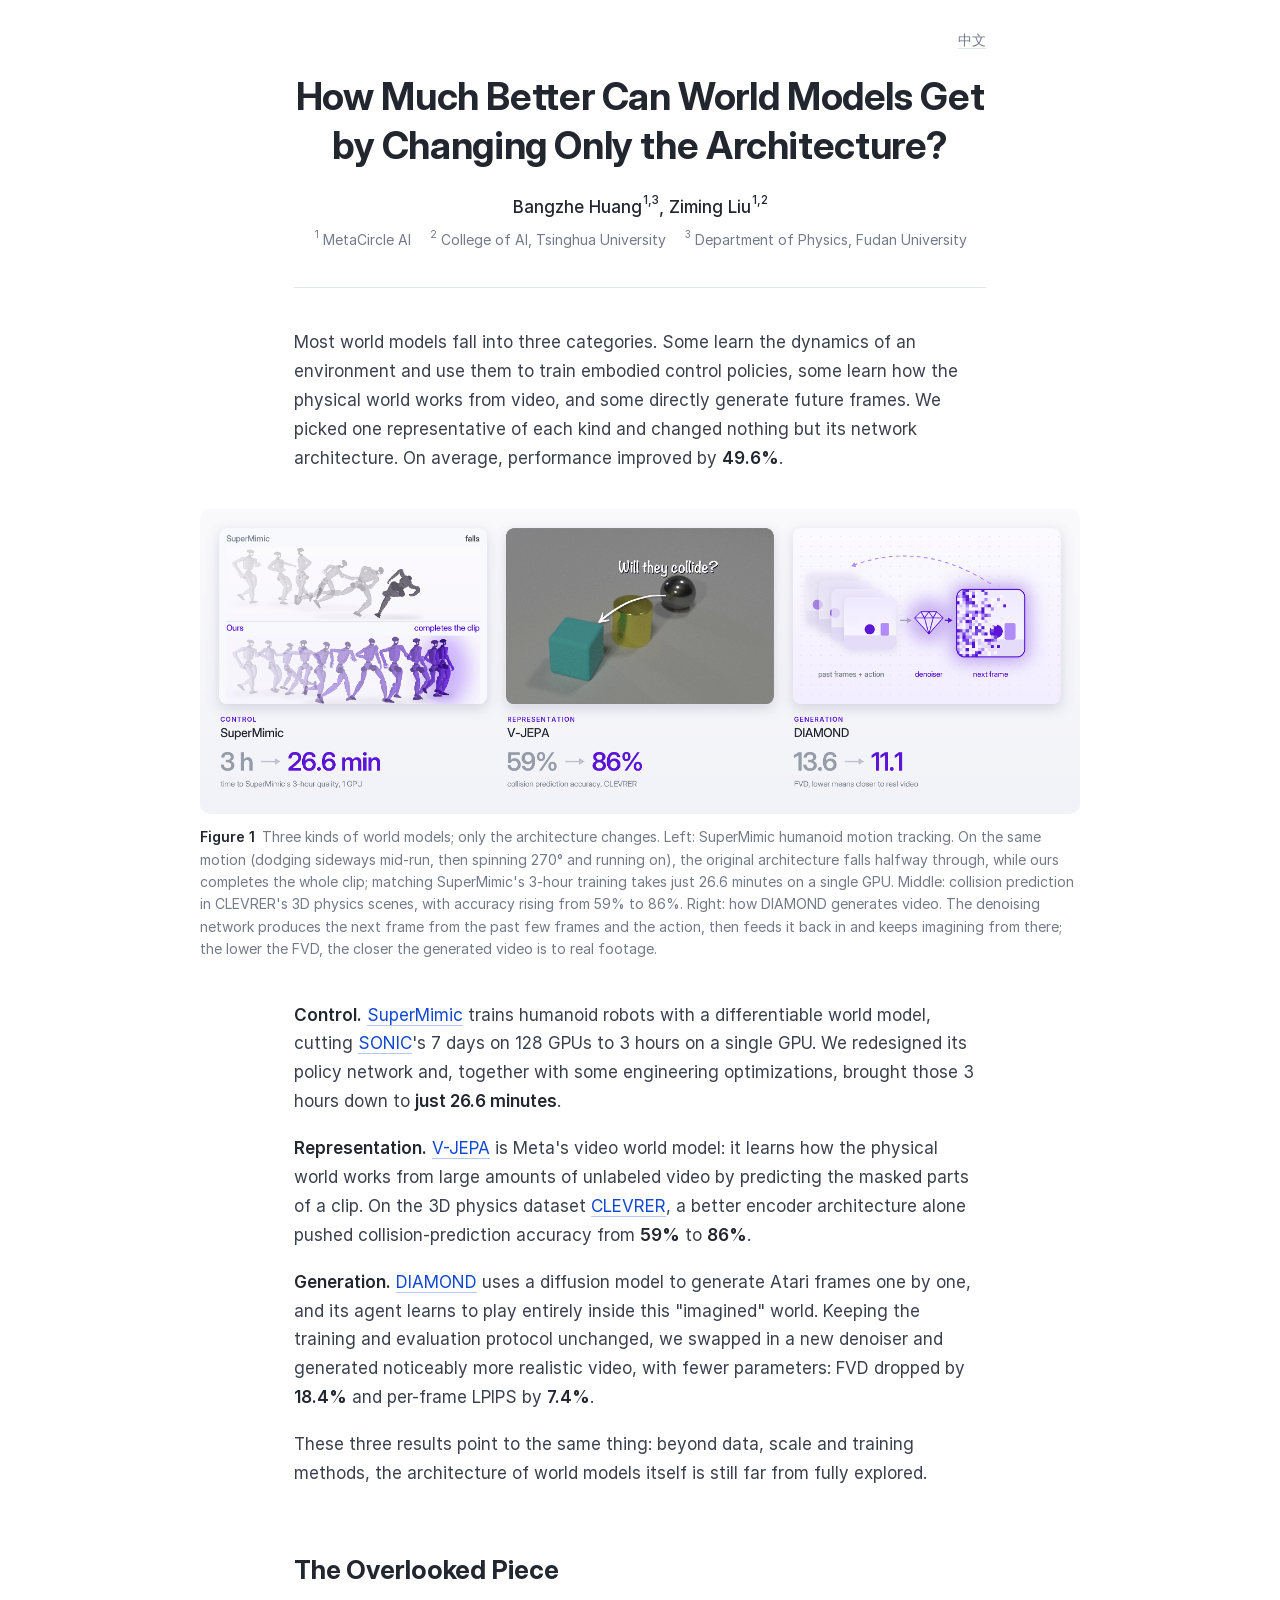
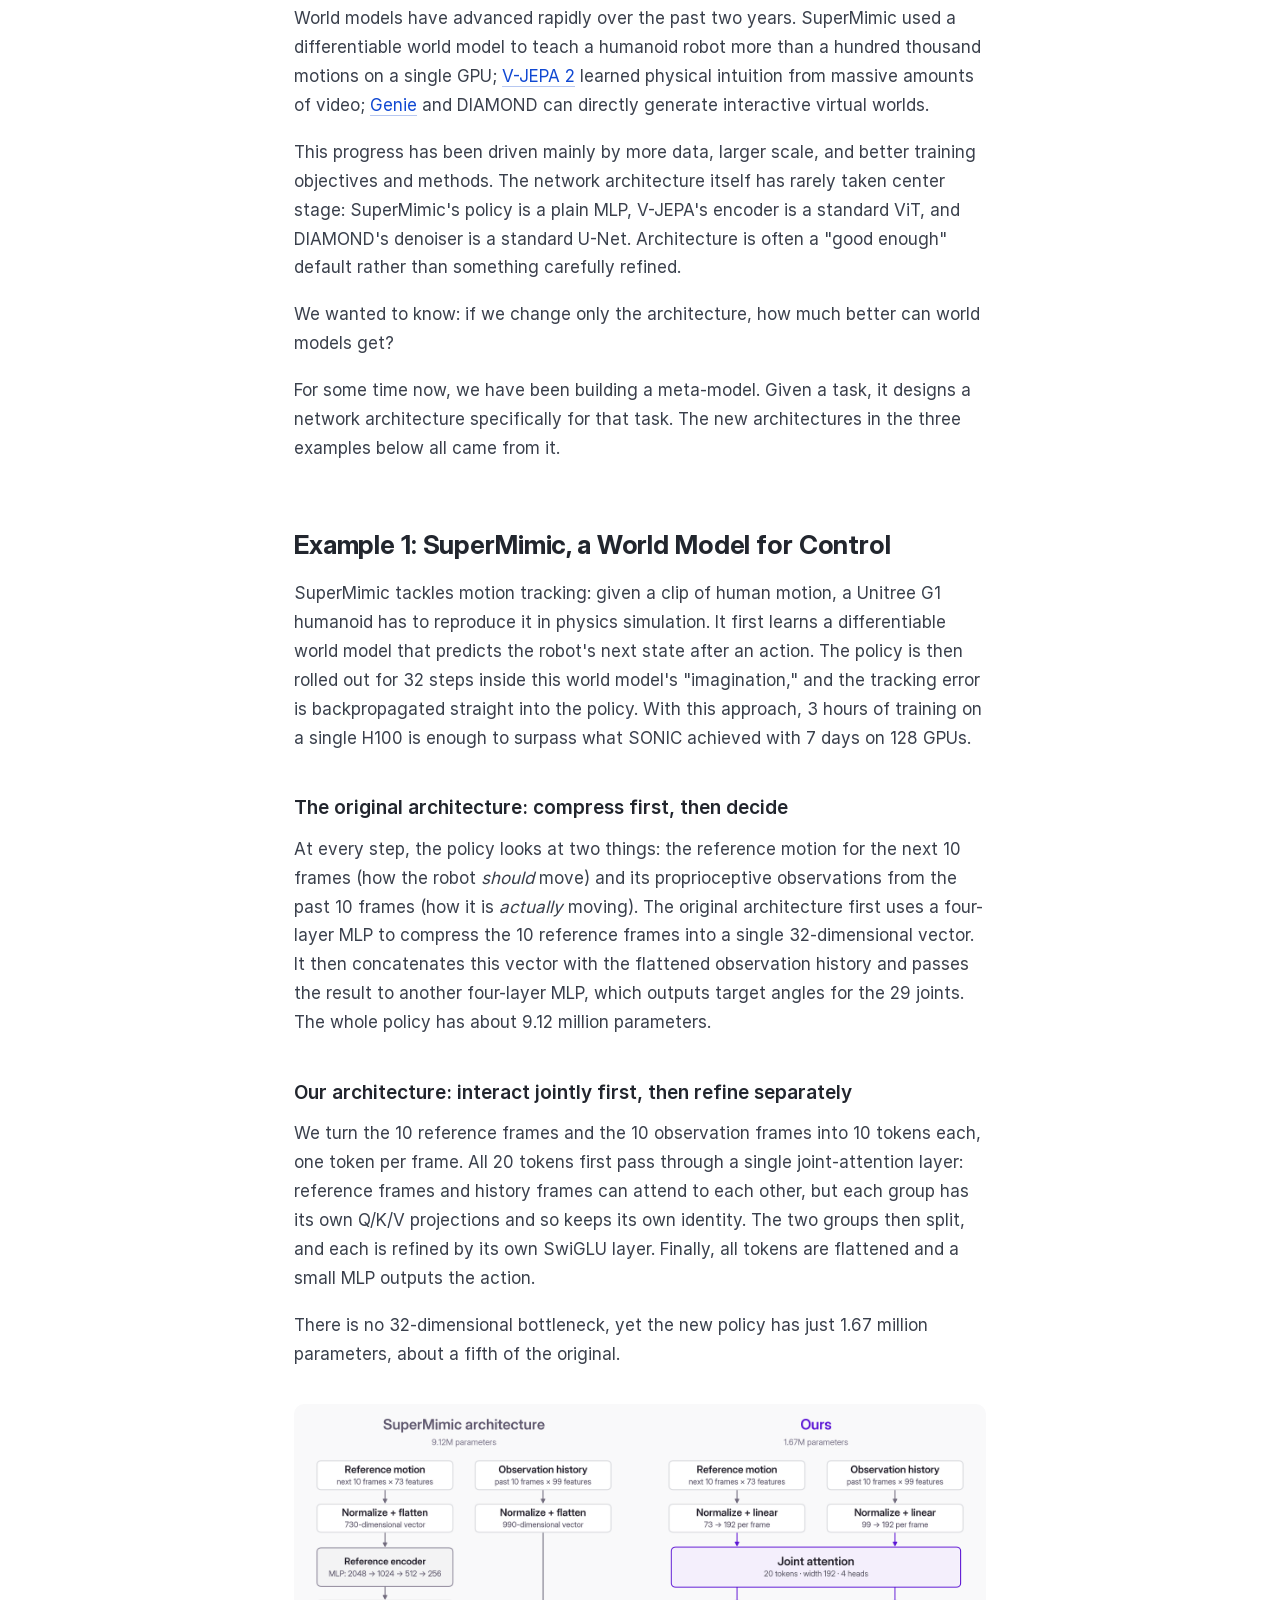
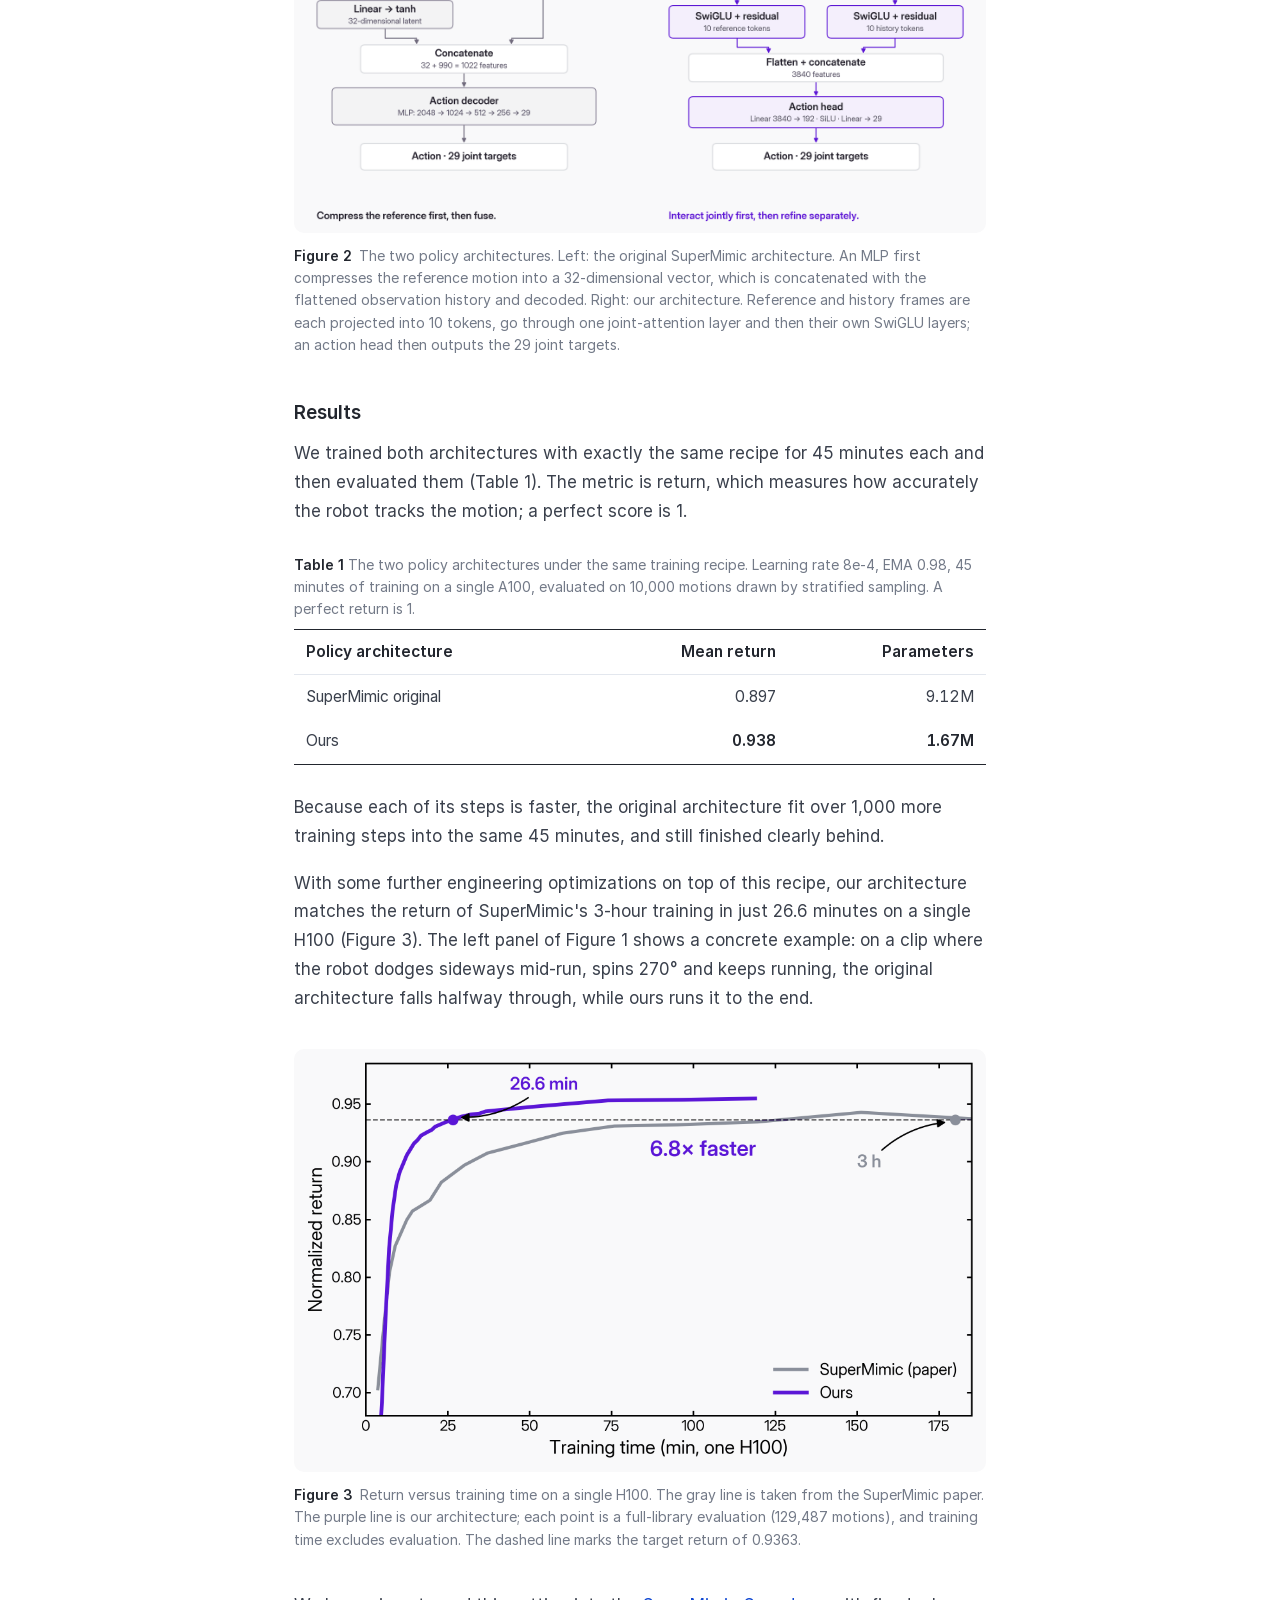
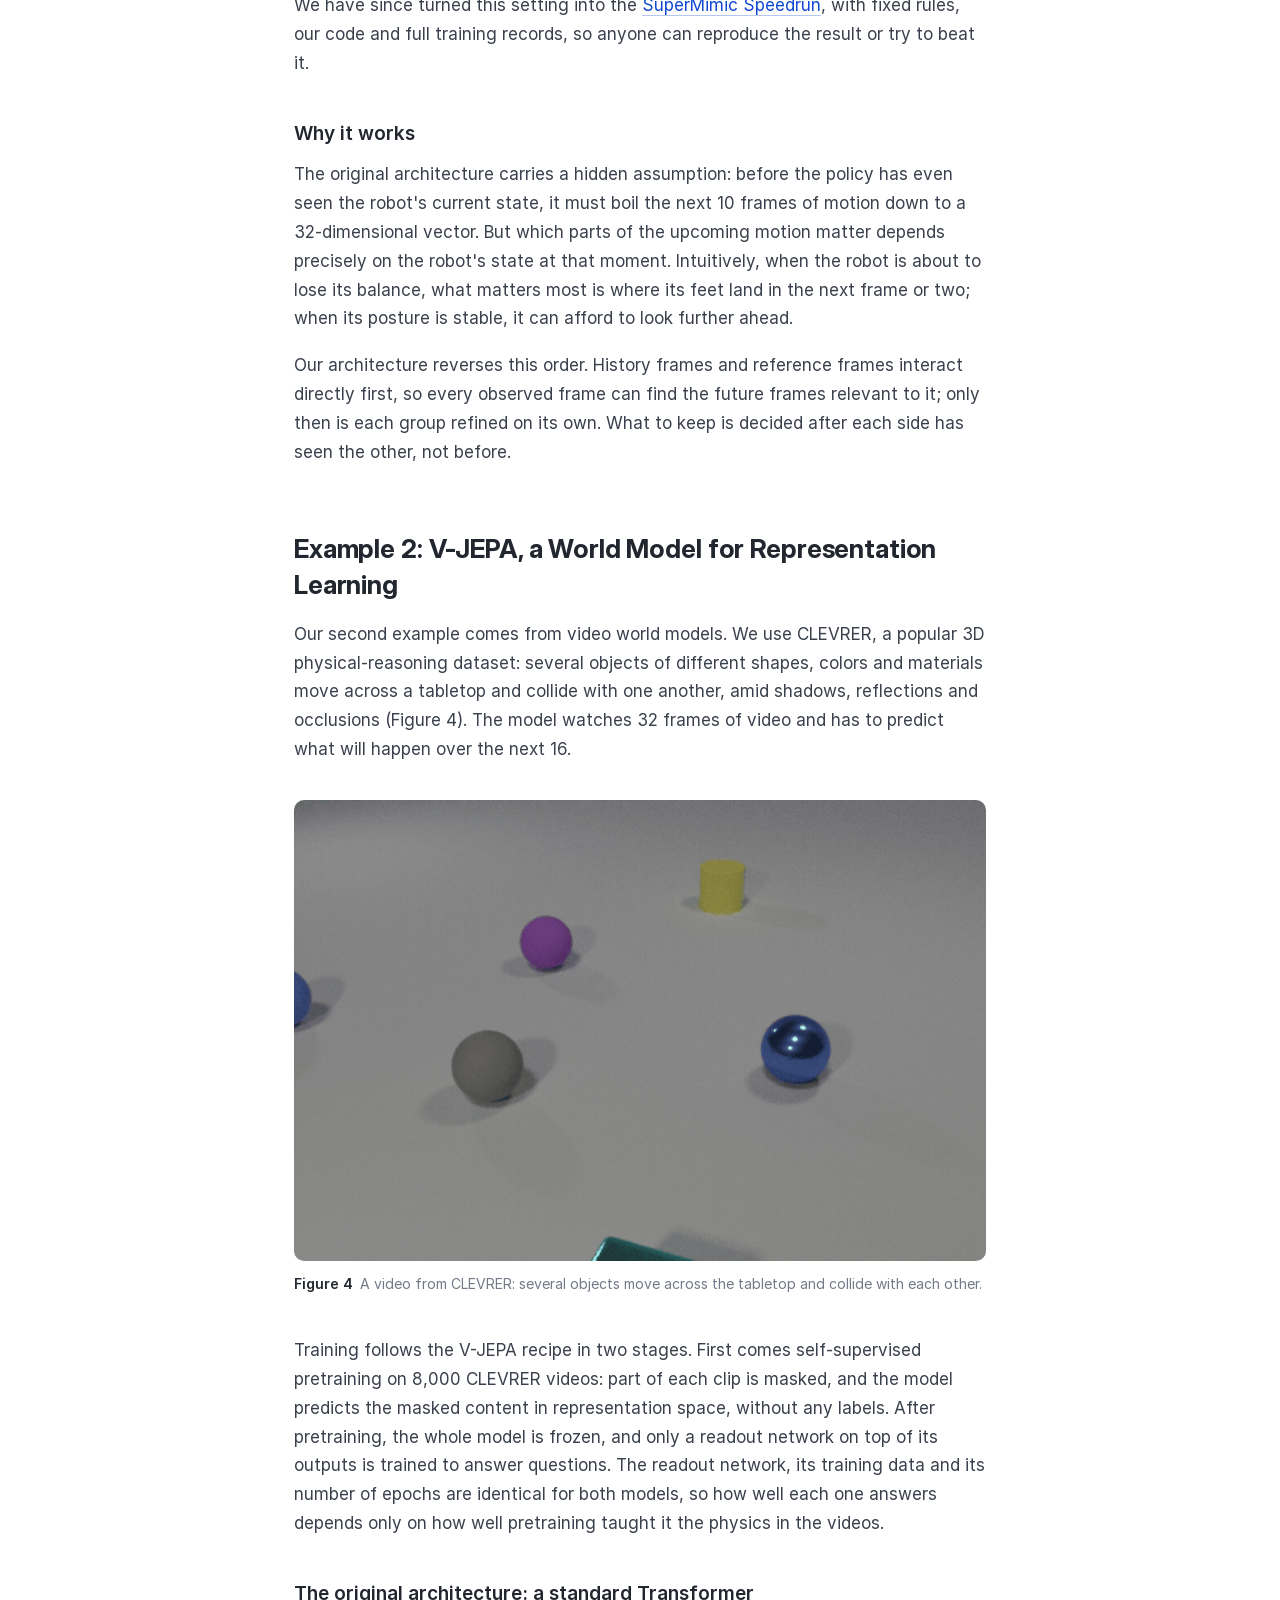
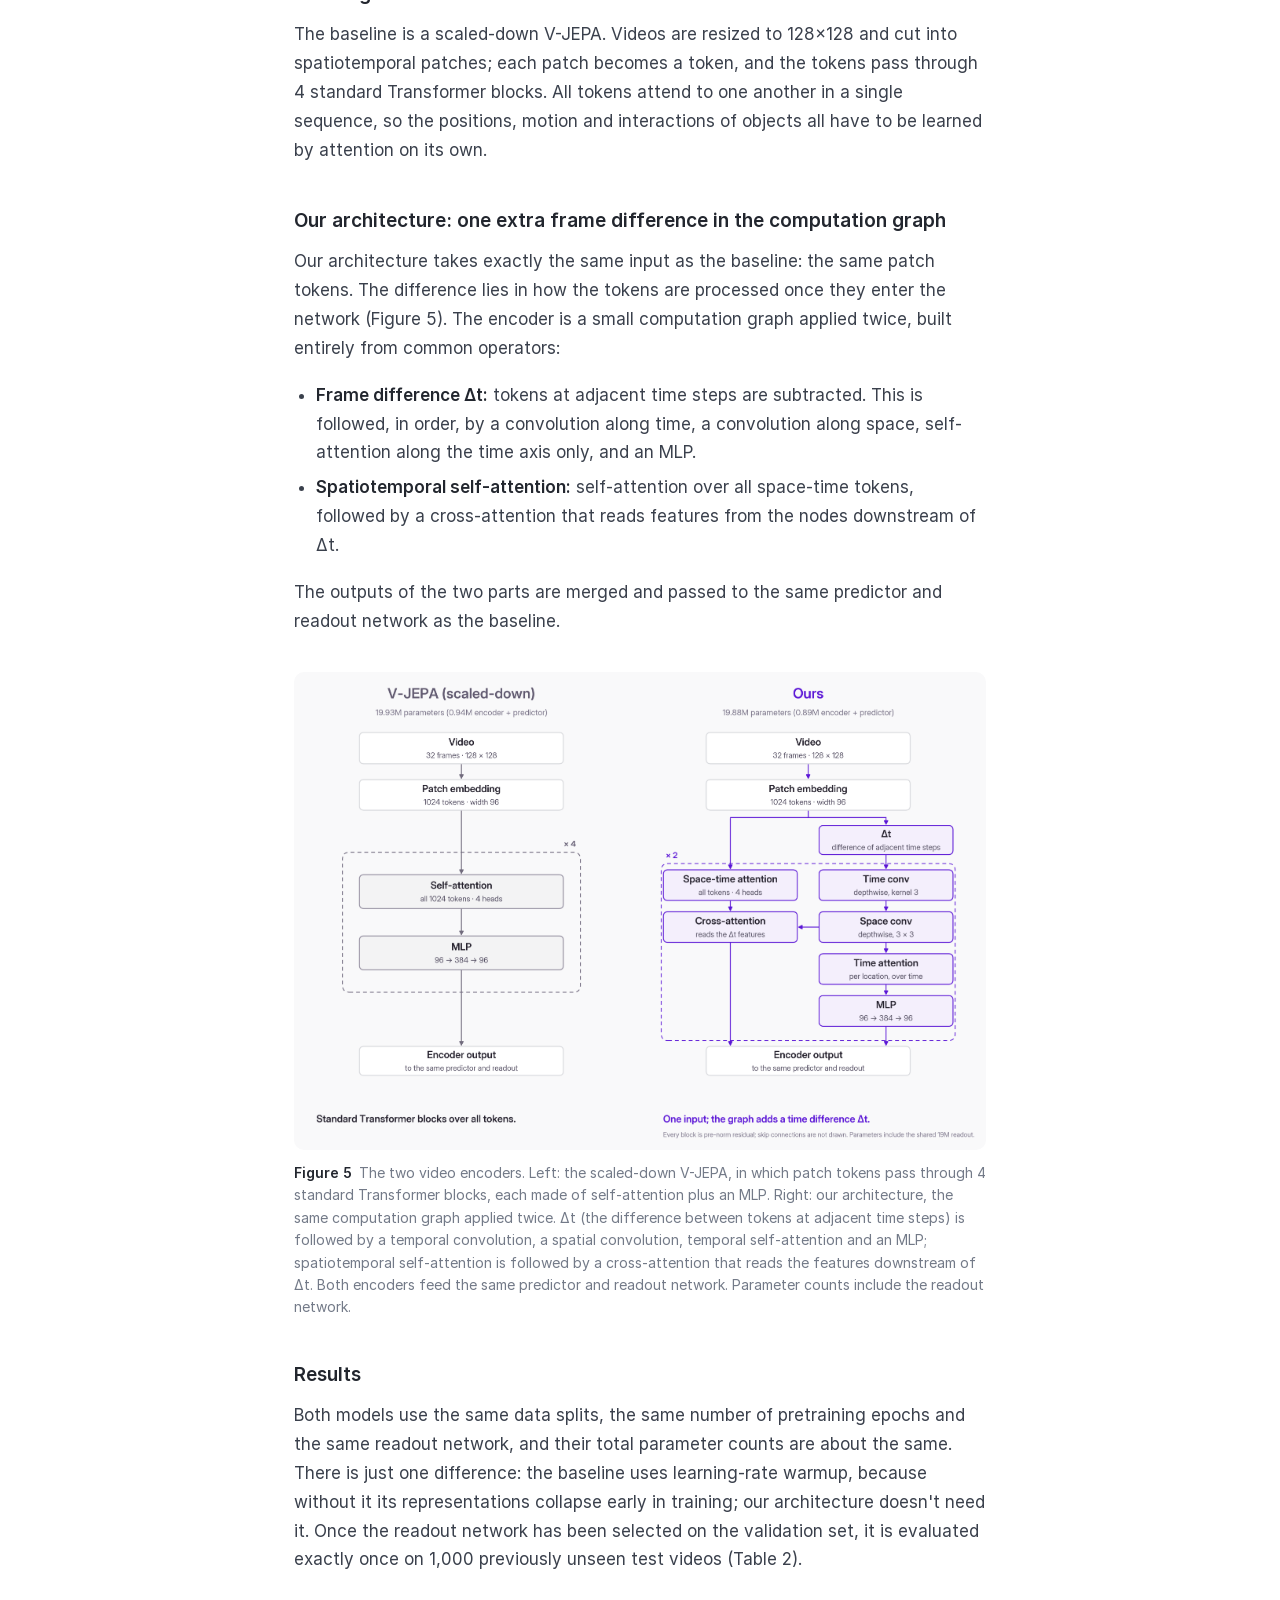
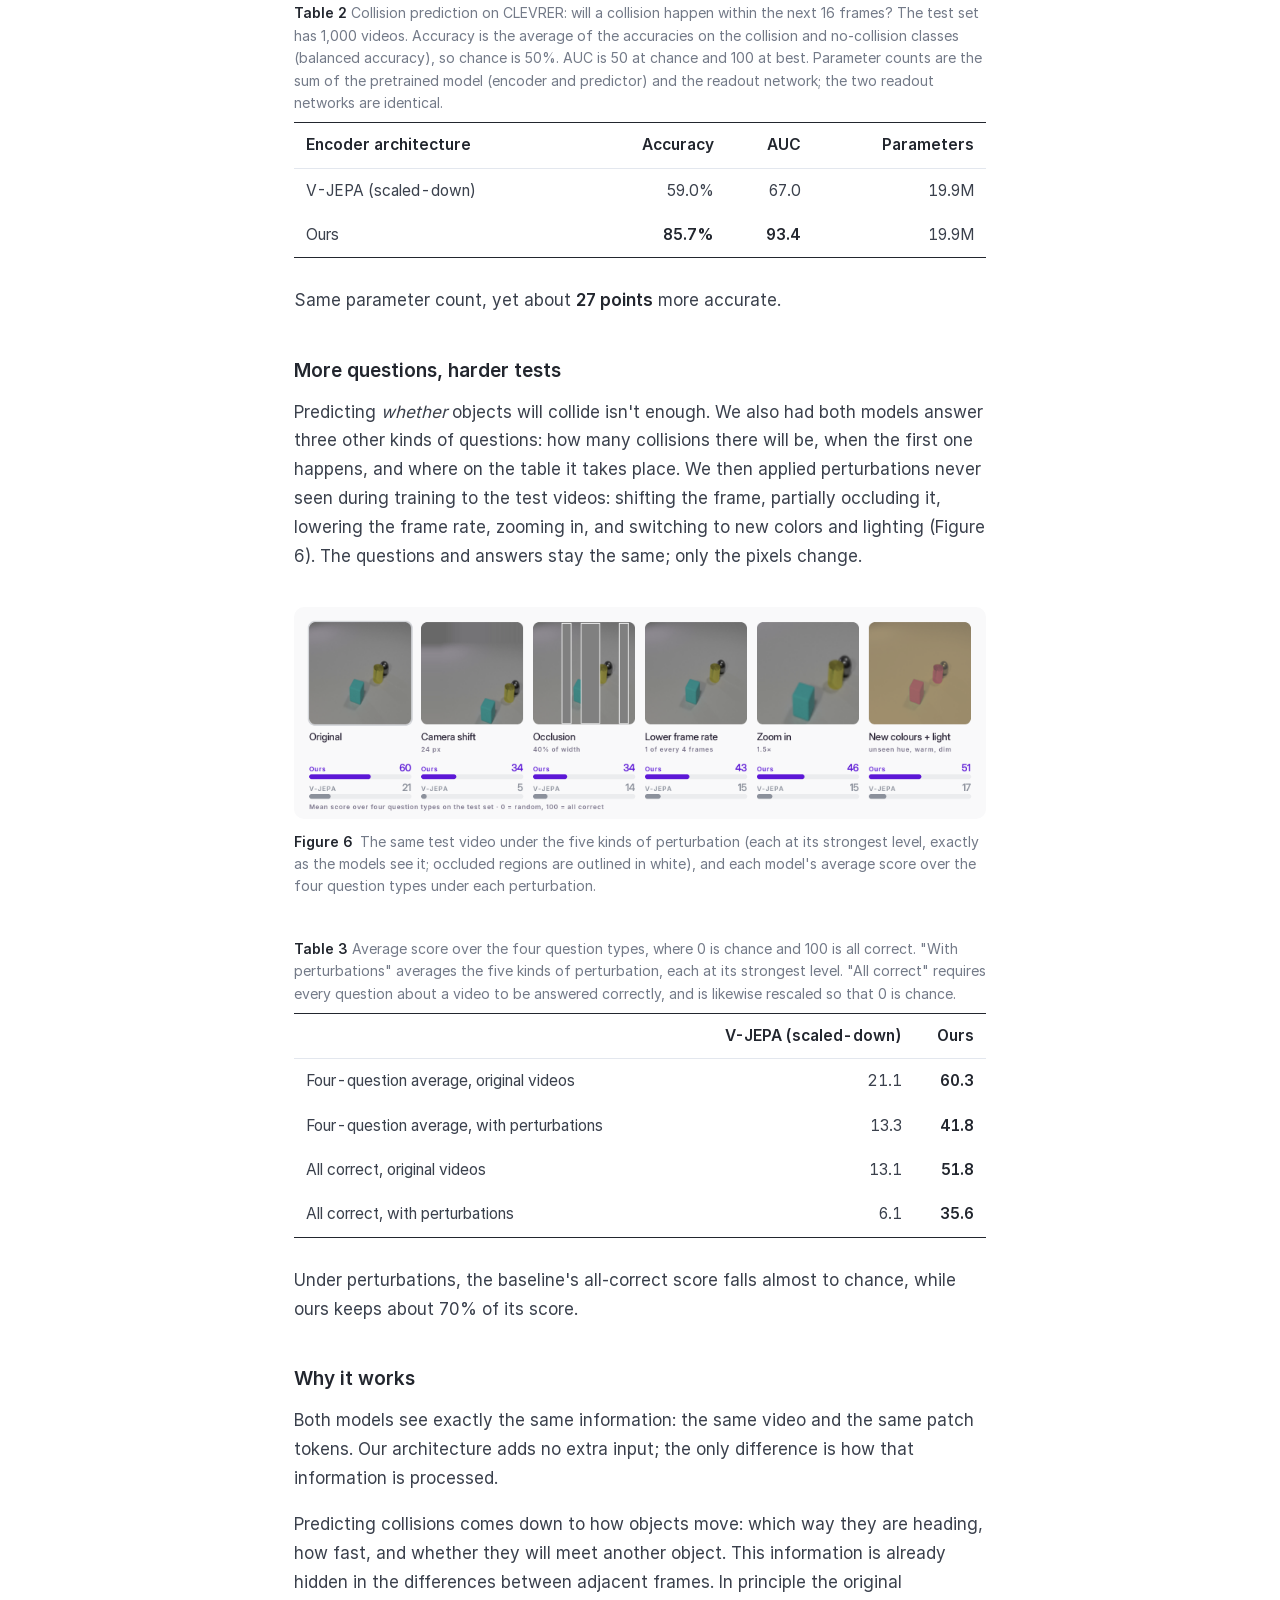
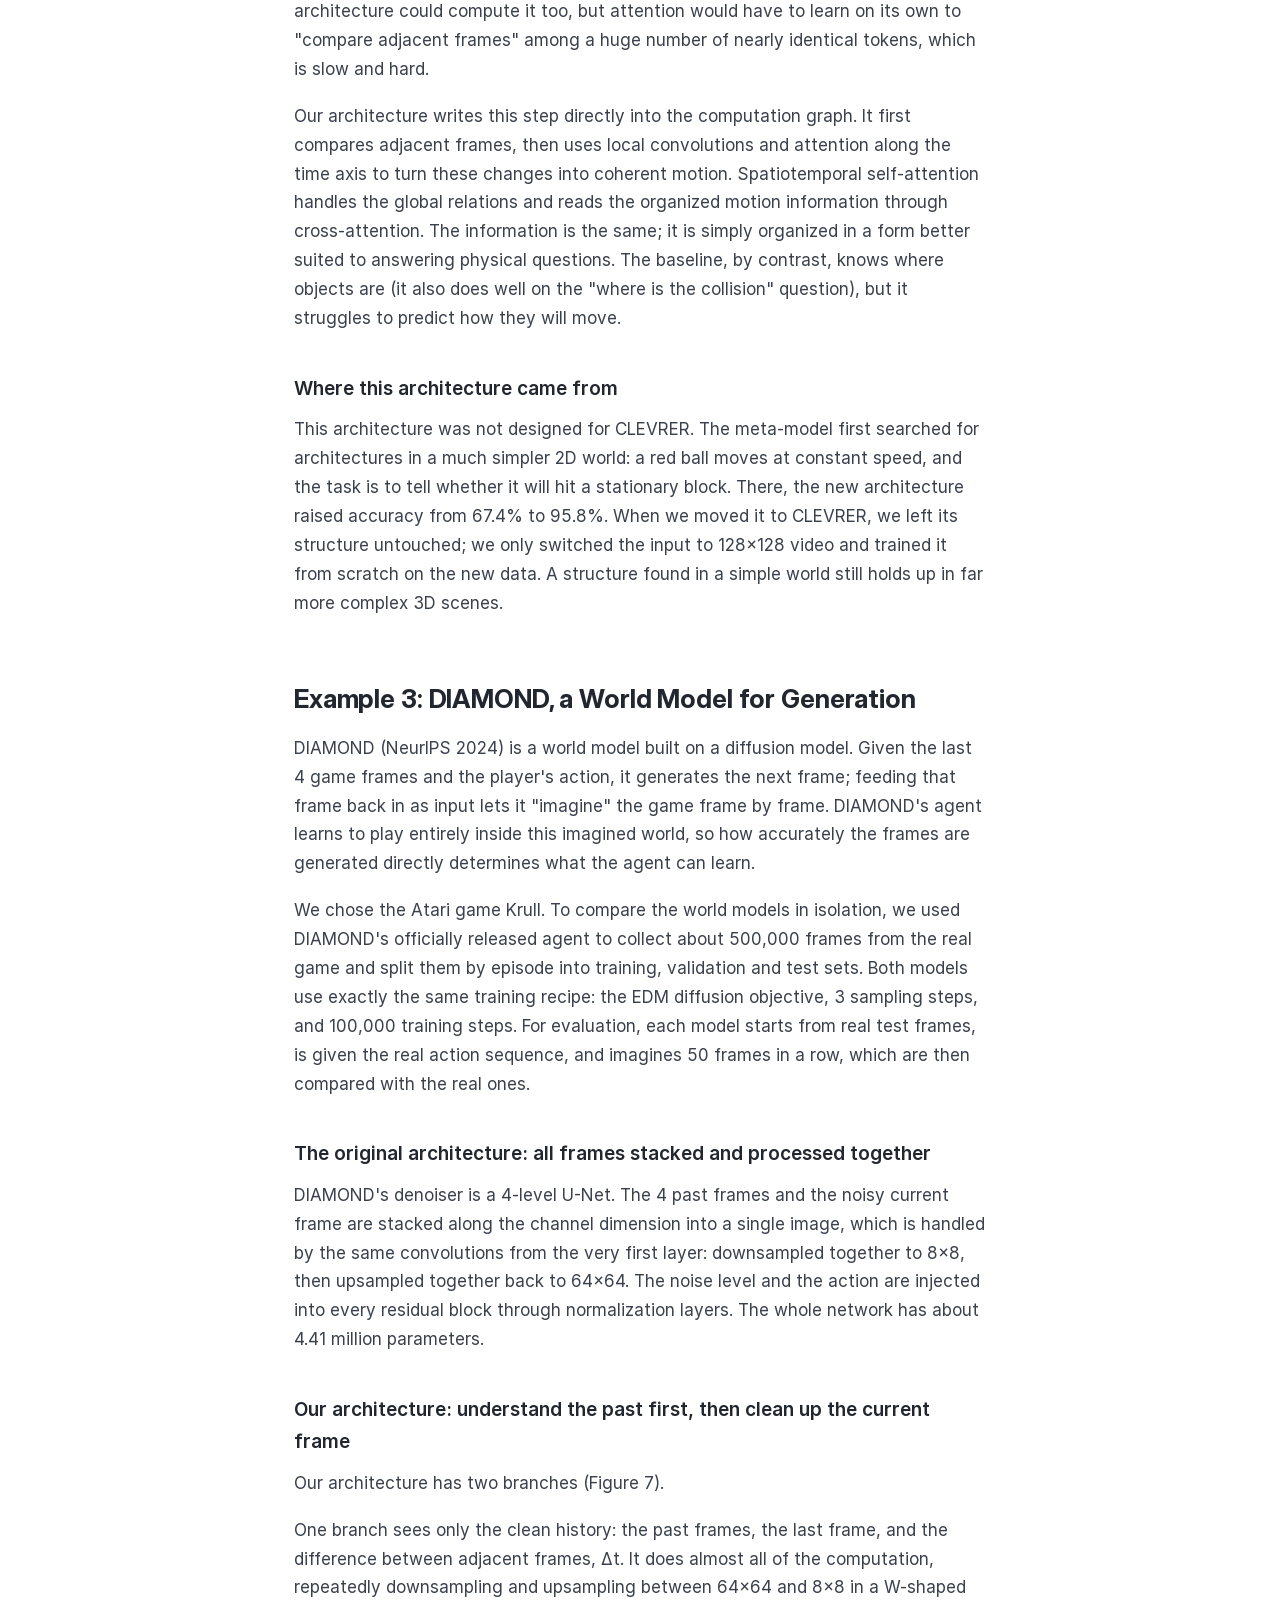
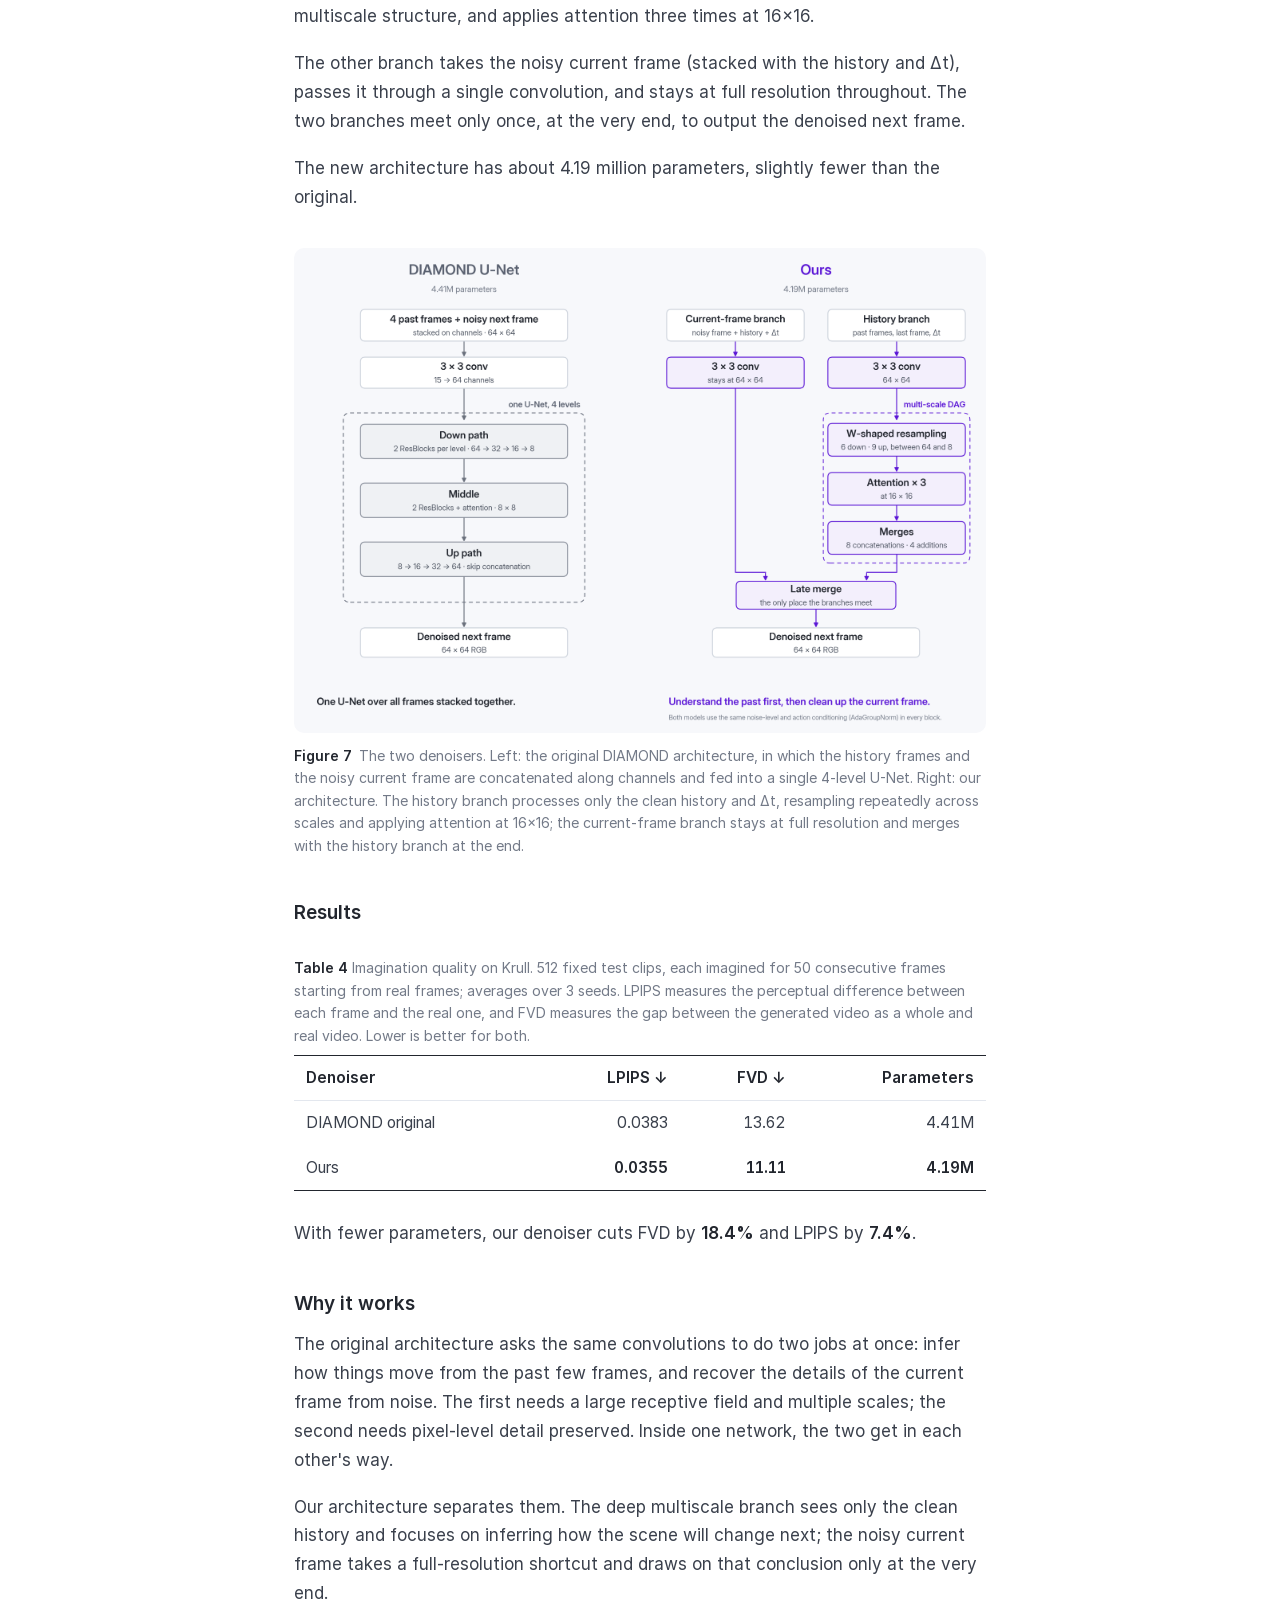
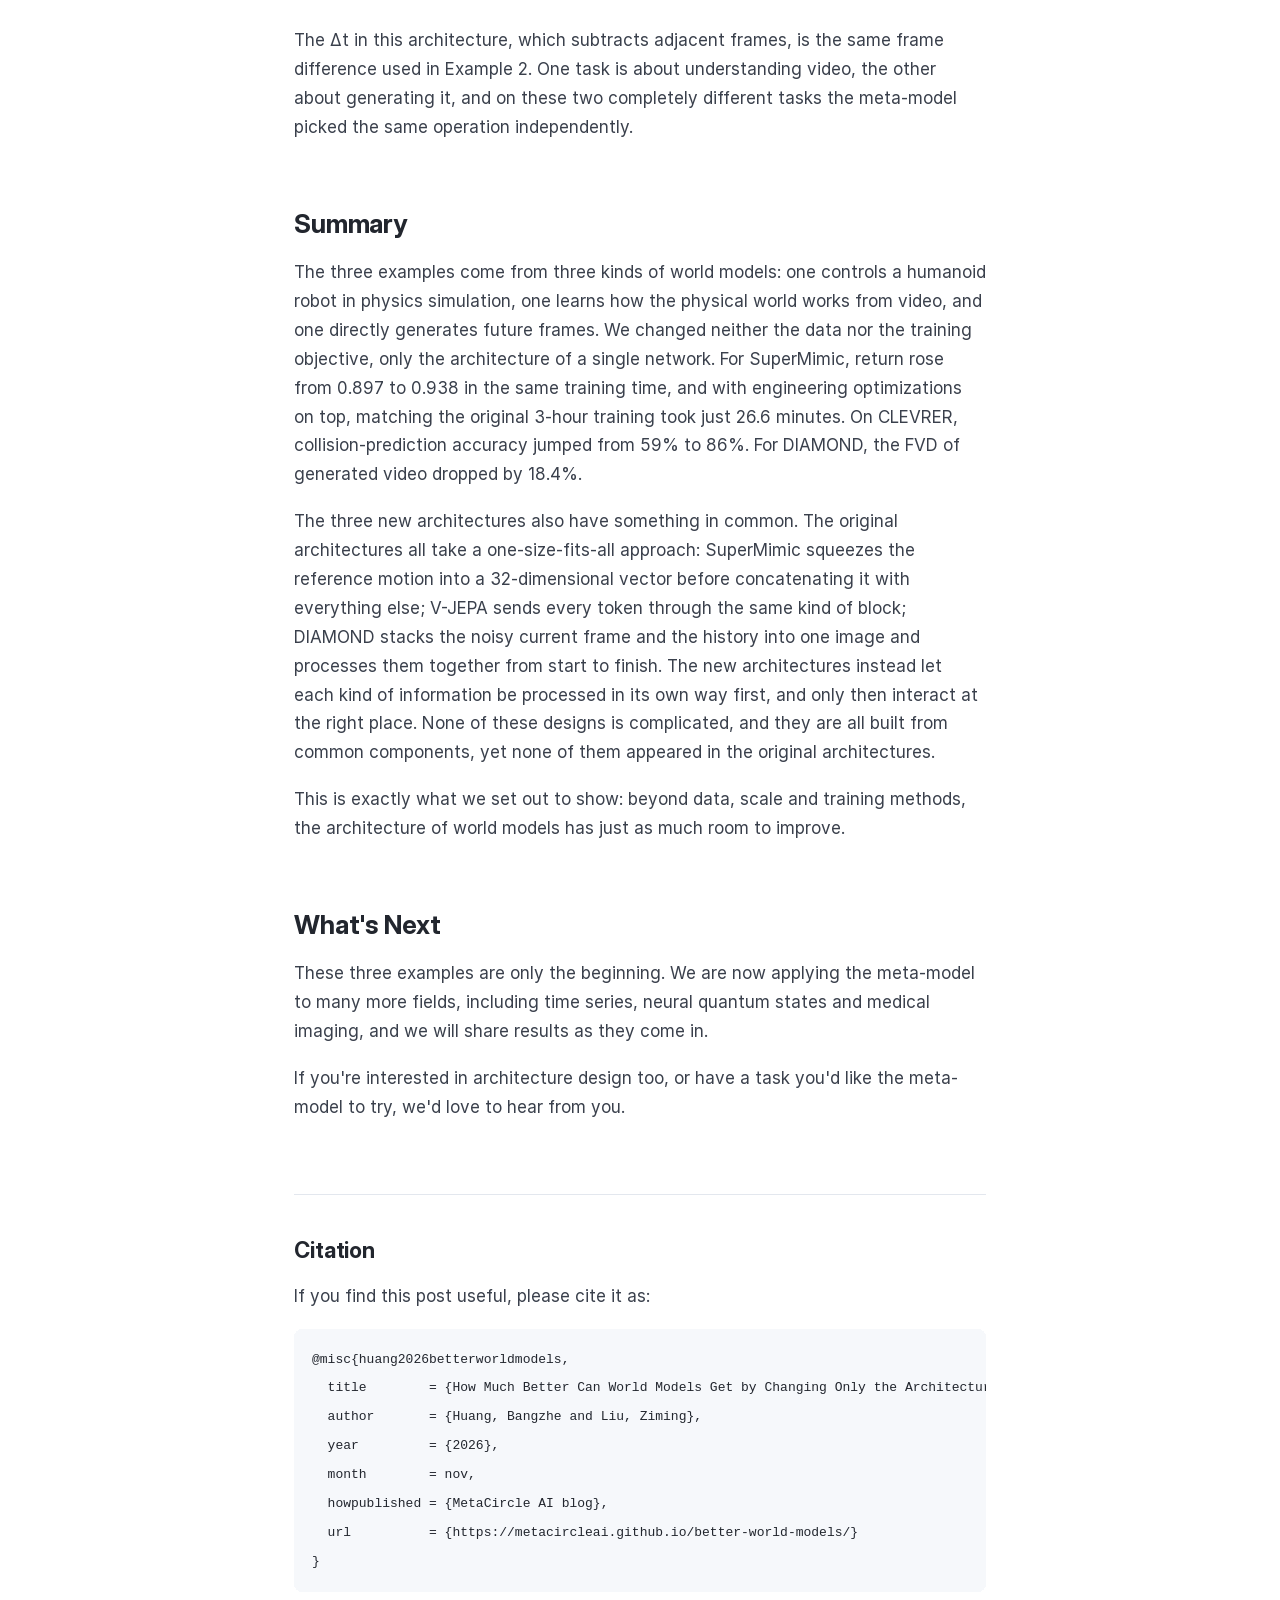
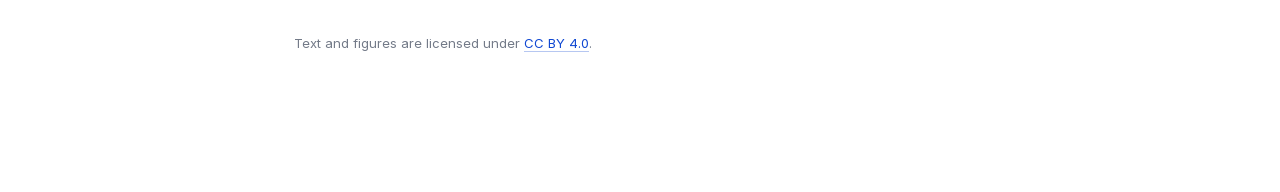
<file: index.html>
<!doctype html>
<html lang="en">
<head>
<meta charset="utf-8">
<meta name="viewport" content="width=device-width, initial-scale=1">
<title>How Much Better Can World Models Get by Changing Only the Architecture?</title>
<meta name="description" content="Most world models fall into three categories. Some learn the dynamics of an environment and use them to train embodied control policies, some learn how…">
<link rel="canonical" href="https://metacircleai.github.io/better-world-models/">
<link rel="alternate" hreflang="en" href="https://metacircleai.github.io/better-world-models/">
<link rel="alternate" hreflang="zh-CN" href="https://metacircleai.github.io/better-world-models/zh/">
<meta property="og:type" content="article">
<meta property="og:url" content="https://metacircleai.github.io/better-world-models/">
<meta property="og:title" content="How Much Better Can World Models Get by Changing Only the Architecture?">
<meta property="og:description" content="Most world models fall into three categories. Some learn the dynamics of an environment and use them to train embodied control policies, some learn how…">
<meta property="og:image" content="https://metacircleai.github.io/better-world-models/assets/social.png">
<meta property="og:image:width" content="1200">
<meta property="og:image:height" content="630">
<meta name="twitter:card" content="summary_large_image">
<link rel="stylesheet" href="assets/style.css">
</head>
<body>
<main class="post">
<nav class="lang-switch"><a href="zh/" hreflang="zh-CN">中文</a></nav>
<header class="post-header">
<h1>How Much Better Can World Models Get by Changing Only the Architecture?</h1>
<p class="authors">Bangzhe Huang<sup>1,3</sup>, Ziming Liu<sup>1,2</sup></p>
<p class="affils"><span><sup>1</sup> MetaCircle AI</span><span><sup>2</sup> College of AI, Tsinghua University</span><span><sup>3</sup> Department of Physics, Fudan University</span></p>
</header>
<p>Most world models fall into three categories. Some learn the dynamics of an environment and use them to train embodied control policies, some learn how the physical world works from video, and some directly generate future frames. We picked one representative of each kind and changed nothing but its network architecture. On average, performance improved by <strong>49.6%</strong>.</p>
<figure class="fig wide"><picture><source media="(max-width: 900px)" srcset="figures/m/hero.jpg"><img src="figures/hero.png" alt="Figure 1" decoding="async"></picture><figcaption><b>Figure 1</b>&ensp;Three kinds of world models; only the architecture changes. Left: SuperMimic humanoid motion tracking. On the same motion (dodging sideways mid-run, then spinning 270° and running on), the original architecture falls halfway through, while ours completes the whole clip; matching SuperMimic&#x27;s 3-hour training takes just 26.6 minutes on a single GPU. Middle: collision prediction in CLEVRER&#x27;s 3D physics scenes, with accuracy rising from 59% to 86%. Right: how DIAMOND generates video. The denoising network produces the next frame from the past few frames and the action, then feeds it back in and keeps imagining from there; the lower the FVD, the closer the generated video is to real footage.</figcaption></figure>

<p><strong>Control.</strong> <a target="_blank" rel="noopener" href="https://arxiv.org/abs/2610.28480">SuperMimic</a> trains humanoid robots with a differentiable world model, cutting <a target="_blank" rel="noopener" href="https://arxiv.org/abs/2511.07820">SONIC</a>'s 7 days on 128 GPUs to 3 hours on a single GPU. We redesigned its policy network and, together with some engineering optimizations, brought those 3 hours down to <strong>just 26.6 minutes</strong>.</p>
<p><strong>Representation.</strong> <a target="_blank" rel="noopener" href="https://arxiv.org/abs/2404.08471">V-JEPA</a> is Meta's video world model: it learns how the physical world works from large amounts of unlabeled video by predicting the masked parts of a clip. On the 3D physics dataset <a target="_blank" rel="noopener" href="https://arxiv.org/abs/1910.01442">CLEVRER</a>, a better encoder architecture alone pushed collision-prediction accuracy from <strong>59%</strong> to <strong>86%</strong>.</p>
<p><strong>Generation.</strong> <a target="_blank" rel="noopener" href="https://arxiv.org/abs/2405.12399">DIAMOND</a> uses a diffusion model to generate Atari frames one by one, and its agent learns to play entirely inside this "imagined" world. Keeping the training and evaluation protocol unchanged, we swapped in a new denoiser and generated noticeably more realistic video, with fewer parameters: FVD dropped by <strong>18.4%</strong> and per-frame LPIPS by <strong>7.4%</strong>.</p>
<p>These three results point to the same thing: beyond data, scale and training methods, the architecture of world models itself is still far from fully explored.</p>
<h2>The Overlooked Piece</h2>
<p>World models have advanced rapidly over the past two years. SuperMimic used a differentiable world model to teach a humanoid robot more than a hundred thousand motions on a single GPU; <a target="_blank" rel="noopener" href="https://arxiv.org/abs/2506.09985">V-JEPA 2</a> learned physical intuition from massive amounts of video; <a target="_blank" rel="noopener" href="https://arxiv.org/abs/2402.15391">Genie</a> and DIAMOND can directly generate interactive virtual worlds.</p>
<p>This progress has been driven mainly by more data, larger scale, and better training objectives and methods. The network architecture itself has rarely taken center stage: SuperMimic's policy is a plain MLP, V-JEPA's encoder is a standard ViT, and DIAMOND's denoiser is a standard U-Net. Architecture is often a "good enough" default rather than something carefully refined.</p>
<p>We wanted to know: if we change only the architecture, how much better can world models get?</p>
<p>For some time now, we have been building a meta-model. Given a task, it designs a network architecture specifically for that task. The new architectures in the three examples below all came from it.</p>
<h2>Example 1: SuperMimic, a World Model for Control</h2>
<p>SuperMimic tackles motion tracking: given a clip of human motion, a Unitree G1 humanoid has to reproduce it in physics simulation. It first learns a differentiable world model that predicts the robot's next state after an action. The policy is then rolled out for 32 steps inside this world model's "imagination," and the tracking error is backpropagated straight into the policy. With this approach, 3 hours of training on a single H100 is enough to surpass what SONIC achieved with 7 days on 128 GPUs.</p>
<h3>The original architecture: compress first, then decide</h3>
<p>At every step, the policy looks at two things: the reference motion for the next 10 frames (how the robot <em>should</em> move) and its proprioceptive observations from the past 10 frames (how it is <em>actually</em> moving). The original architecture first uses a four-layer MLP to compress the 10 reference frames into a single 32-dimensional vector. It then concatenates this vector with the flattened observation history and passes the result to another four-layer MLP, which outputs target angles for the 29 joints. The whole policy has about 9.12 million parameters.</p>
<h3>Our architecture: interact jointly first, then refine separately</h3>
<p>We turn the 10 reference frames and the 10 observation frames into 10 tokens each, one token per frame. All 20 tokens first pass through a single joint-attention layer: reference frames and history frames can attend to each other, but each group has its own Q/K/V projections and so keeps its own identity. The two groups then split, and each is refined by its own SwiGLU layer. Finally, all tokens are flattened and a small MLP outputs the action.</p>
<p>There is no 32-dimensional bottleneck, yet the new policy has just 1.67 million parameters, about a fifth of the original.</p>
<figure class="fig"><picture><source media="(max-width: 900px)" srcset="figures/m/supermimic_architecture.jpg"><img src="figures/supermimic_architecture.png" alt="Figure 2" loading="lazy" decoding="async"></picture><figcaption><b>Figure 2</b>&ensp;The two policy architectures. Left: the original SuperMimic architecture. An MLP first compresses the reference motion into a 32-dimensional vector, which is concatenated with the flattened observation history and decoded. Right: our architecture. Reference and history frames are each projected into 10 tokens, go through one joint-attention layer and then their own SwiGLU layers; an action head then outputs the 29 joint targets.</figcaption></figure>

<h3>Results</h3>
<p>We trained both architectures with exactly the same recipe for 45 minutes each and then evaluated them (Table 1). The metric is return, which measures how accurately the robot tracks the motion; a perfect score is 1.</p>
<p class="table-caption"><strong>Table 1</strong> The two policy architectures under the same training recipe. Learning rate 8e-4, EMA 0.98, 45 minutes of training on a single A100, evaluated on 10,000 motions drawn by stratified sampling. A perfect return is 1.</p>
<div class="table-wrap"><table>
<thead>
<tr>
<th style="text-align: left;">Policy architecture</th>
<th style="text-align: right;">Mean return</th>
<th style="text-align: right;">Parameters</th>
</tr>
</thead>
<tbody>
<tr>
<td style="text-align: left;">SuperMimic original</td>
<td style="text-align: right;">0.897</td>
<td style="text-align: right;">9.12M</td>
</tr>
<tr>
<td style="text-align: left;">Ours</td>
<td style="text-align: right;"><strong>0.938</strong></td>
<td style="text-align: right;"><strong>1.67M</strong></td>
</tr>
</tbody>
</table></div>
<p>Because each of its steps is faster, the original architecture fit over 1,000 more training steps into the same 45 minutes, and still finished clearly behind.</p>
<p>With some further engineering optimizations on top of this recipe, our architecture matches the return of SuperMimic's 3-hour training in just 26.6 minutes on a single H100 (Figure 3). The left panel of Figure 1 shows a concrete example: on a clip where the robot dodges sideways mid-run, spins 270° and keeps running, the original architecture falls halfway through, while ours runs it to the end.</p>
<figure class="fig"><picture><source media="(max-width: 900px)" srcset="figures/m/supermimic_speed_curve.jpg"><img src="figures/supermimic_speed_curve.png" alt="Figure 3" loading="lazy" decoding="async"></picture><figcaption><b>Figure 3</b>&ensp;Return versus training time on a single H100. The gray line is taken from the SuperMimic paper. The purple line is our architecture; each point is a full-library evaluation (129,487 motions), and training time excludes evaluation. The dashed line marks the target return of 0.9363.</figcaption></figure>

<p>We have since turned this setting into the <a target="_blank" rel="noopener" href="https://github.com/MetaCircleAI/supermimic-speedrun">SuperMimic Speedrun</a>, with fixed rules, our code and full training records, so anyone can reproduce the result or try to beat it.</p>
<h3>Why it works</h3>
<p>The original architecture carries a hidden assumption: before the policy has even seen the robot's current state, it must boil the next 10 frames of motion down to a 32-dimensional vector. But which parts of the upcoming motion matter depends precisely on the robot's state at that moment. Intuitively, when the robot is about to lose its balance, what matters most is where its feet land in the next frame or two; when its posture is stable, it can afford to look further ahead.</p>
<p>Our architecture reverses this order. History frames and reference frames interact directly first, so every observed frame can find the future frames relevant to it; only then is each group refined on its own. What to keep is decided after each side has seen the other, not before.</p>
<h2>Example 2: V-JEPA, a World Model for Representation Learning</h2>
<p>Our second example comes from video world models. We use CLEVRER, a popular 3D physical-reasoning dataset: several objects of different shapes, colors and materials move across a tabletop and collide with one another, amid shadows, reflections and occlusions (Figure 4). The model watches 32 frames of video and has to predict what will happen over the next 16.</p>
<figure class="fig"><picture><source media="(max-width: 900px)" srcset="figures/m/clevrer_scene.gif"><img src="figures/clevrer_scene.gif" alt="Figure 4" loading="lazy" decoding="async"></picture><figcaption><b>Figure 4</b>&ensp;A video from CLEVRER: several objects move across the tabletop and collide with each other.</figcaption></figure>

<p>Training follows the V-JEPA recipe in two stages. First comes self-supervised pretraining on 8,000 CLEVRER videos: part of each clip is masked, and the model predicts the masked content in representation space, without any labels. After pretraining, the whole model is frozen, and only a readout network on top of its outputs is trained to answer questions. The readout network, its training data and its number of epochs are identical for both models, so how well each one answers depends only on how well pretraining taught it the physics in the videos.</p>
<h3>The original architecture: a standard Transformer</h3>
<p>The baseline is a scaled-down V-JEPA. Videos are resized to 128×128 and cut into spatiotemporal patches; each patch becomes a token, and the tokens pass through 4 standard Transformer blocks. All tokens attend to one another in a single sequence, so the positions, motion and interactions of objects all have to be learned by attention on its own.</p>
<h3>Our architecture: one extra frame difference in the computation graph</h3>
<p>Our architecture takes exactly the same input as the baseline: the same patch tokens. The difference lies in how the tokens are processed once they enter the network (Figure 5). The encoder is a small computation graph applied twice, built entirely from common operators:</p>
<ul>
<li><strong>Frame difference Δt:</strong> tokens at adjacent time steps are subtracted. This is followed, in order, by a convolution along time, a convolution along space, self-attention along the time axis only, and an MLP.</li>
<li><strong>Spatiotemporal self-attention:</strong> self-attention over all space-time tokens, followed by a cross-attention that reads features from the nodes downstream of Δt.</li>
</ul>
<p>The outputs of the two parts are merged and passed to the same predictor and readout network as the baseline.</p>
<figure class="fig"><picture><source media="(max-width: 900px)" srcset="figures/m/clevrer_architecture.jpg"><img src="figures/clevrer_architecture.png" alt="Figure 5" loading="lazy" decoding="async"></picture><figcaption><b>Figure 5</b>&ensp;The two video encoders. Left: the scaled-down V-JEPA, in which patch tokens pass through 4 standard Transformer blocks, each made of self-attention plus an MLP. Right: our architecture, the same computation graph applied twice. Δt (the difference between tokens at adjacent time steps) is followed by a temporal convolution, a spatial convolution, temporal self-attention and an MLP; spatiotemporal self-attention is followed by a cross-attention that reads the features downstream of Δt. Both encoders feed the same predictor and readout network. Parameter counts include the readout network.</figcaption></figure>

<h3>Results</h3>
<p>Both models use the same data splits, the same number of pretraining epochs and the same readout network, and their total parameter counts are about the same. There is just one difference: the baseline uses learning-rate warmup, because without it its representations collapse early in training; our architecture doesn't need it. Once the readout network has been selected on the validation set, it is evaluated exactly once on 1,000 previously unseen test videos (Table 2).</p>
<p class="table-caption"><strong>Table 2</strong> Collision prediction on CLEVRER: will a collision happen within the next 16 frames? The test set has 1,000 videos. Accuracy is the average of the accuracies on the collision and no-collision classes (balanced accuracy), so chance is 50%. AUC is 50 at chance and 100 at best. Parameter counts are the sum of the pretrained model (encoder and predictor) and the readout network; the two readout networks are identical.</p>
<div class="table-wrap"><table>
<thead>
<tr>
<th style="text-align: left;">Encoder architecture</th>
<th style="text-align: right;">Accuracy</th>
<th style="text-align: right;">AUC</th>
<th style="text-align: right;">Parameters</th>
</tr>
</thead>
<tbody>
<tr>
<td style="text-align: left;">V-JEPA (scaled-down)</td>
<td style="text-align: right;">59.0%</td>
<td style="text-align: right;">67.0</td>
<td style="text-align: right;">19.9M</td>
</tr>
<tr>
<td style="text-align: left;">Ours</td>
<td style="text-align: right;"><strong>85.7%</strong></td>
<td style="text-align: right;"><strong>93.4</strong></td>
<td style="text-align: right;">19.9M</td>
</tr>
</tbody>
</table></div>
<p>Same parameter count, yet about <strong>27 points</strong> more accurate.</p>
<h3>More questions, harder tests</h3>
<p>Predicting <em>whether</em> objects will collide isn't enough. We also had both models answer three other kinds of questions: how many collisions there will be, when the first one happens, and where on the table it takes place. We then applied perturbations never seen during training to the test videos: shifting the frame, partially occluding it, lowering the frame rate, zooming in, and switching to new colors and lighting (Figure 6). The questions and answers stay the same; only the pixels change.</p>
<figure class="fig"><picture><source media="(max-width: 900px)" srcset="figures/m/clevrer_ood.jpg"><img src="figures/clevrer_ood.png" alt="Figure 6" loading="lazy" decoding="async"></picture><figcaption><b>Figure 6</b>&ensp;The same test video under the five kinds of perturbation (each at its strongest level, exactly as the models see it; occluded regions are outlined in white), and each model&#x27;s average score over the four question types under each perturbation.</figcaption></figure>

<p class="table-caption"><strong>Table 3</strong> Average score over the four question types, where 0 is chance and 100 is all correct. "With perturbations" averages the five kinds of perturbation, each at its strongest level. "All correct" requires every question about a video to be answered correctly, and is likewise rescaled so that 0 is chance.</p>
<div class="table-wrap"><table>
<thead>
<tr>
<th style="text-align: left;"></th>
<th style="text-align: right;">V-JEPA (scaled-down)</th>
<th style="text-align: right;">Ours</th>
</tr>
</thead>
<tbody>
<tr>
<td style="text-align: left;">Four-question average, original videos</td>
<td style="text-align: right;">21.1</td>
<td style="text-align: right;"><strong>60.3</strong></td>
</tr>
<tr>
<td style="text-align: left;">Four-question average, with perturbations</td>
<td style="text-align: right;">13.3</td>
<td style="text-align: right;"><strong>41.8</strong></td>
</tr>
<tr>
<td style="text-align: left;">All correct, original videos</td>
<td style="text-align: right;">13.1</td>
<td style="text-align: right;"><strong>51.8</strong></td>
</tr>
<tr>
<td style="text-align: left;">All correct, with perturbations</td>
<td style="text-align: right;">6.1</td>
<td style="text-align: right;"><strong>35.6</strong></td>
</tr>
</tbody>
</table></div>
<p>Under perturbations, the baseline's all-correct score falls almost to chance, while ours keeps about 70% of its score.</p>
<h3>Why it works</h3>
<p>Both models see exactly the same information: the same video and the same patch tokens. Our architecture adds no extra input; the only difference is how that information is processed.</p>
<p>Predicting collisions comes down to how objects move: which way they are heading, how fast, and whether they will meet another object. This information is already hidden in the differences between adjacent frames. In principle the original architecture could compute it too, but attention would have to learn on its own to "compare adjacent frames" among a huge number of nearly identical tokens, which is slow and hard.</p>
<p>Our architecture writes this step directly into the computation graph. It first compares adjacent frames, then uses local convolutions and attention along the time axis to turn these changes into coherent motion. Spatiotemporal self-attention handles the global relations and reads the organized motion information through cross-attention. The information is the same; it is simply organized in a form better suited to answering physical questions. The baseline, by contrast, knows where objects are (it also does well on the "where is the collision" question), but it struggles to predict how they will move.</p>
<h3>Where this architecture came from</h3>
<p>This architecture was not designed for CLEVRER. The meta-model first searched for architectures in a much simpler 2D world: a red ball moves at constant speed, and the task is to tell whether it will hit a stationary block. There, the new architecture raised accuracy from 67.4% to 95.8%. When we moved it to CLEVRER, we left its structure untouched; we only switched the input to 128×128 video and trained it from scratch on the new data. A structure found in a simple world still holds up in far more complex 3D scenes.</p>
<h2>Example 3: DIAMOND, a World Model for Generation</h2>
<p>DIAMOND (NeurIPS 2024) is a world model built on a diffusion model. Given the last 4 game frames and the player's action, it generates the next frame; feeding that frame back in as input lets it "imagine" the game frame by frame. DIAMOND's agent learns to play entirely inside this imagined world, so how accurately the frames are generated directly determines what the agent can learn.</p>
<p>We chose the Atari game Krull. To compare the world models in isolation, we used DIAMOND's officially released agent to collect about 500,000 frames from the real game and split them by episode into training, validation and test sets. Both models use exactly the same training recipe: the EDM diffusion objective, 3 sampling steps, and 100,000 training steps. For evaluation, each model starts from real test frames, is given the real action sequence, and imagines 50 frames in a row, which are then compared with the real ones.</p>
<h3>The original architecture: all frames stacked and processed together</h3>
<p>DIAMOND's denoiser is a 4-level U-Net. The 4 past frames and the noisy current frame are stacked along the channel dimension into a single image, which is handled by the same convolutions from the very first layer: downsampled together to 8×8, then upsampled together back to 64×64. The noise level and the action are injected into every residual block through normalization layers. The whole network has about 4.41 million parameters.</p>
<h3>Our architecture: understand the past first, then clean up the current frame</h3>
<p>Our architecture has two branches (Figure 7).</p>
<p>One branch sees only the clean history: the past frames, the last frame, and the difference between adjacent frames, Δt. It does almost all of the computation, repeatedly downsampling and upsampling between 64×64 and 8×8 in a W-shaped multiscale structure, and applies attention three times at 16×16.</p>
<p>The other branch takes the noisy current frame (stacked with the history and Δt), passes it through a single convolution, and stays at full resolution throughout. The two branches meet only once, at the very end, to output the denoised next frame.</p>
<p>The new architecture has about 4.19 million parameters, slightly fewer than the original.</p>
<figure class="fig"><picture><source media="(max-width: 900px)" srcset="figures/m/diamond_architecture.jpg"><img src="figures/diamond_architecture.png" alt="Figure 7" loading="lazy" decoding="async"></picture><figcaption><b>Figure 7</b>&ensp;The two denoisers. Left: the original DIAMOND architecture, in which the history frames and the noisy current frame are concatenated along channels and fed into a single 4-level U-Net. Right: our architecture. The history branch processes only the clean history and Δt, resampling repeatedly across scales and applying attention at 16×16; the current-frame branch stays at full resolution and merges with the history branch at the end.</figcaption></figure>

<h3>Results</h3>
<p class="table-caption"><strong>Table 4</strong> Imagination quality on Krull. 512 fixed test clips, each imagined for 50 consecutive frames starting from real frames; averages over 3 seeds. LPIPS measures the perceptual difference between each frame and the real one, and FVD measures the gap between the generated video as a whole and real video. Lower is better for both.</p>
<div class="table-wrap"><table>
<thead>
<tr>
<th style="text-align: left;">Denoiser</th>
<th style="text-align: right;">LPIPS ↓</th>
<th style="text-align: right;">FVD ↓</th>
<th style="text-align: right;">Parameters</th>
</tr>
</thead>
<tbody>
<tr>
<td style="text-align: left;">DIAMOND original</td>
<td style="text-align: right;">0.0383</td>
<td style="text-align: right;">13.62</td>
<td style="text-align: right;">4.41M</td>
</tr>
<tr>
<td style="text-align: left;">Ours</td>
<td style="text-align: right;"><strong>0.0355</strong></td>
<td style="text-align: right;"><strong>11.11</strong></td>
<td style="text-align: right;"><strong>4.19M</strong></td>
</tr>
</tbody>
</table></div>
<p>With fewer parameters, our denoiser cuts FVD by <strong>18.4%</strong> and LPIPS by <strong>7.4%</strong>.</p>
<h3>Why it works</h3>
<p>The original architecture asks the same convolutions to do two jobs at once: infer how things move from the past few frames, and recover the details of the current frame from noise. The first needs a large receptive field and multiple scales; the second needs pixel-level detail preserved. Inside one network, the two get in each other's way.</p>
<p>Our architecture separates them. The deep multiscale branch sees only the clean history and focuses on inferring how the scene will change next; the noisy current frame takes a full-resolution shortcut and draws on that conclusion only at the very end.</p>
<p>The Δt in this architecture, which subtracts adjacent frames, is the same frame difference used in Example 2. One task is about understanding video, the other about generating it, and on these two completely different tasks the meta-model picked the same operation independently.</p>
<h2>Summary</h2>
<p>The three examples come from three kinds of world models: one controls a humanoid robot in physics simulation, one learns how the physical world works from video, and one directly generates future frames. We changed neither the data nor the training objective, only the architecture of a single network. For SuperMimic, return rose from 0.897 to 0.938 in the same training time, and with engineering optimizations on top, matching the original 3-hour training took just 26.6 minutes. On CLEVRER, collision-prediction accuracy jumped from 59% to 86%. For DIAMOND, the FVD of generated video dropped by 18.4%.</p>
<p>The three new architectures also have something in common. The original architectures all take a one-size-fits-all approach: SuperMimic squeezes the reference motion into a 32-dimensional vector before concatenating it with everything else; V-JEPA sends every token through the same kind of block; DIAMOND stacks the noisy current frame and the history into one image and processes them together from start to finish. The new architectures instead let each kind of information be processed in its own way first, and only then interact at the right place. None of these designs is complicated, and they are all built from common components, yet none of them appeared in the original architectures.</p>
<p>This is exactly what we set out to show: beyond data, scale and training methods, the architecture of world models has just as much room to improve.</p>
<h2>What's Next</h2>
<p>These three examples are only the beginning. We are now applying the meta-model to many more fields, including time series, neural quantum states and medical imaging, and we will share results as they come in.</p>
<p>If you're interested in architecture design too, or have a task you'd like the meta-model to try, we'd love to hear from you.</p>
<section class="cite">
<h2>Citation</h2>
<p>If you find this post useful, please cite it as:</p>
<pre><code>@misc{huang2026betterworldmodels,
  title        = {How Much Better Can World Models Get by Changing Only the Architecture?},
  author       = {Huang, Bangzhe and Liu, Ziming},
  year         = {2026},
  month        = nov,
  howpublished = {MetaCircle AI blog},
  url          = {https://metacircleai.github.io/better-world-models/}
}</code></pre>
</section>
<footer class="post-footer"><p>Text and figures are licensed under <a href="https://creativecommons.org/licenses/by/4.0/">CC BY 4.0</a>.</p></footer>
</main>
</body>
</html>
</file>
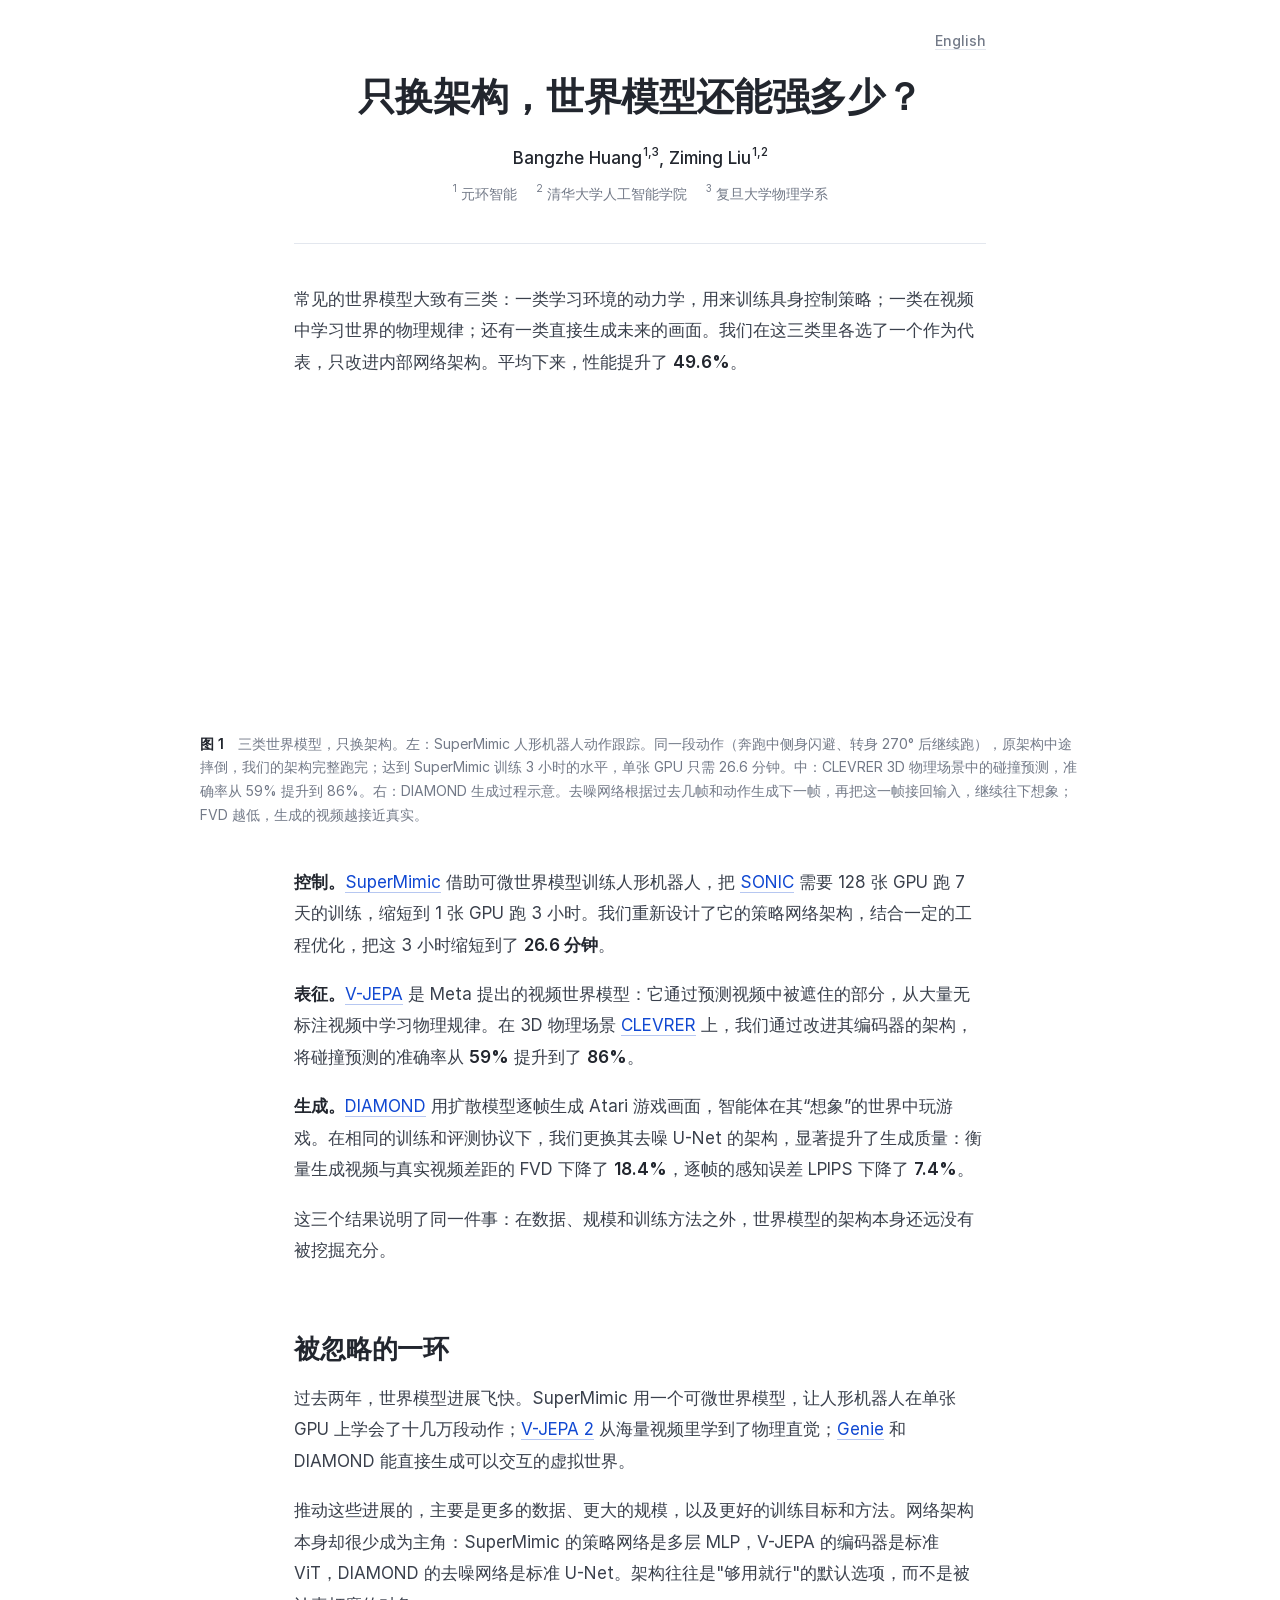
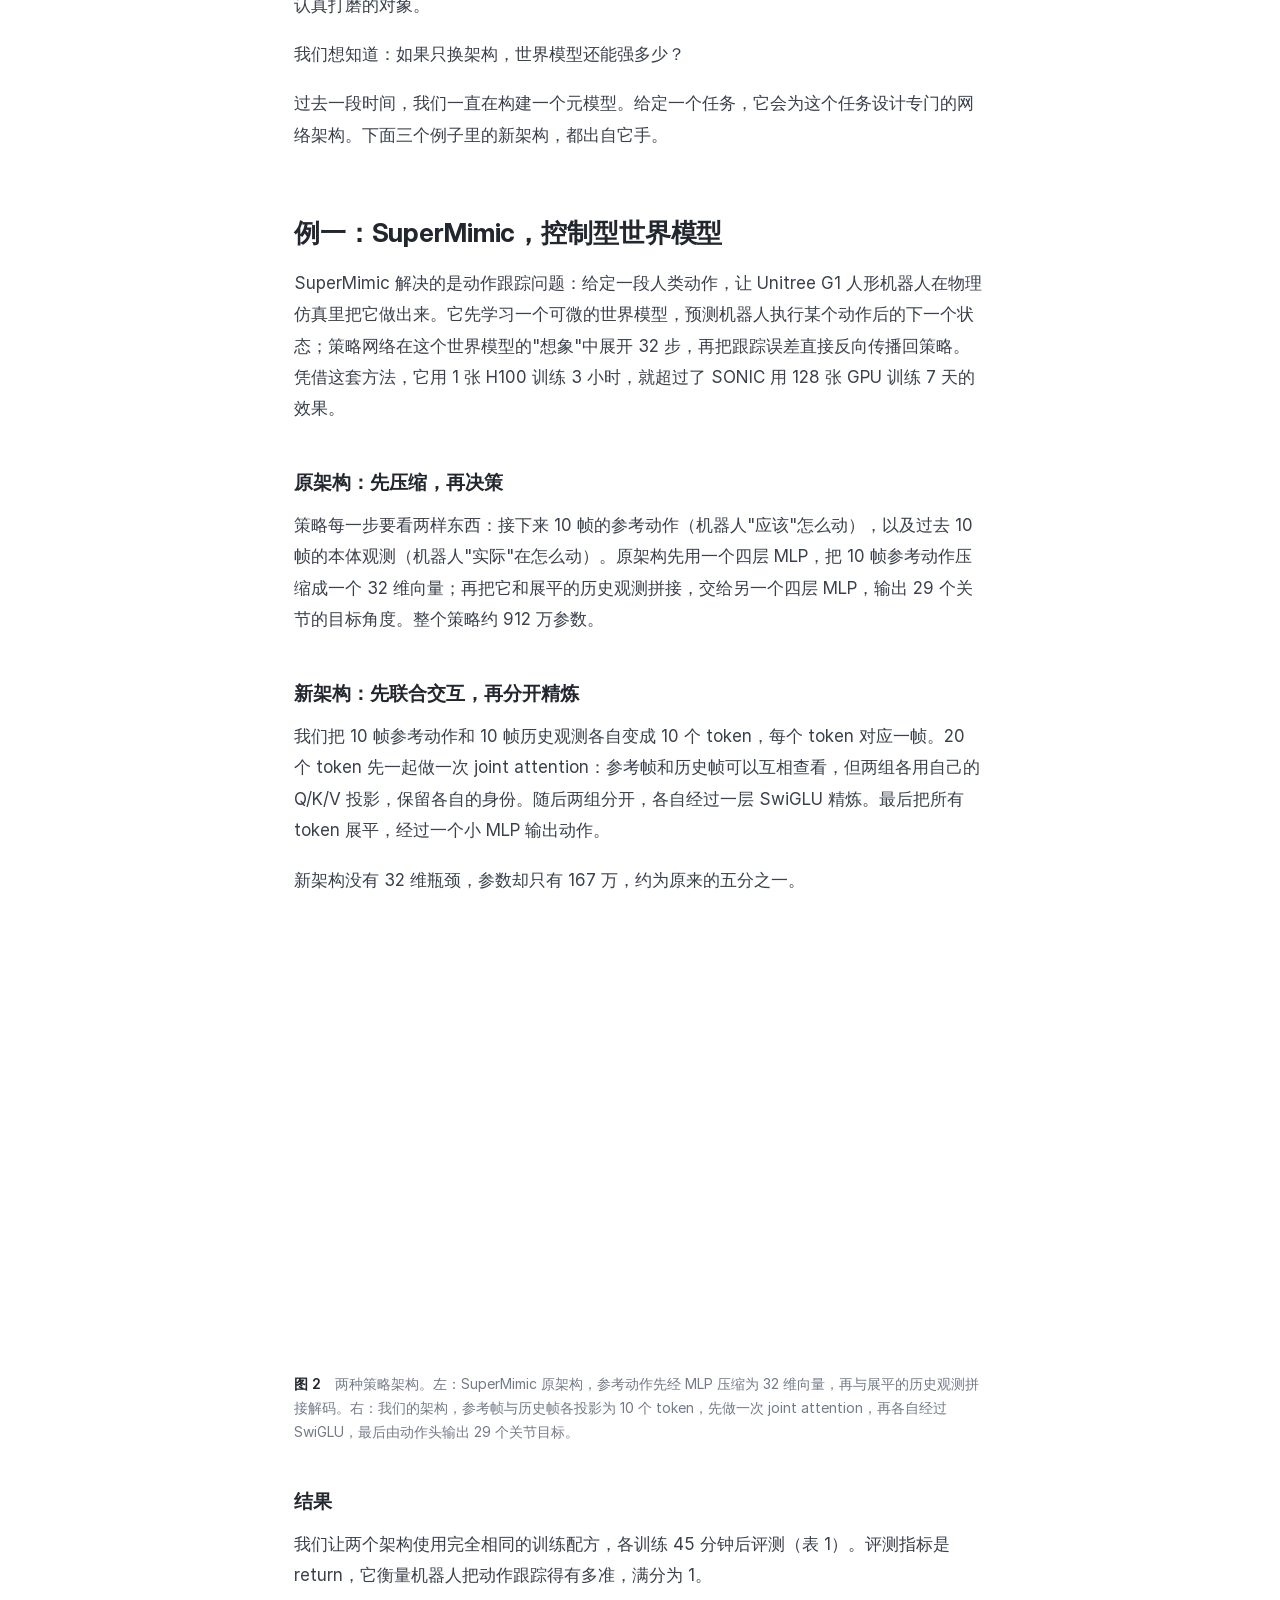
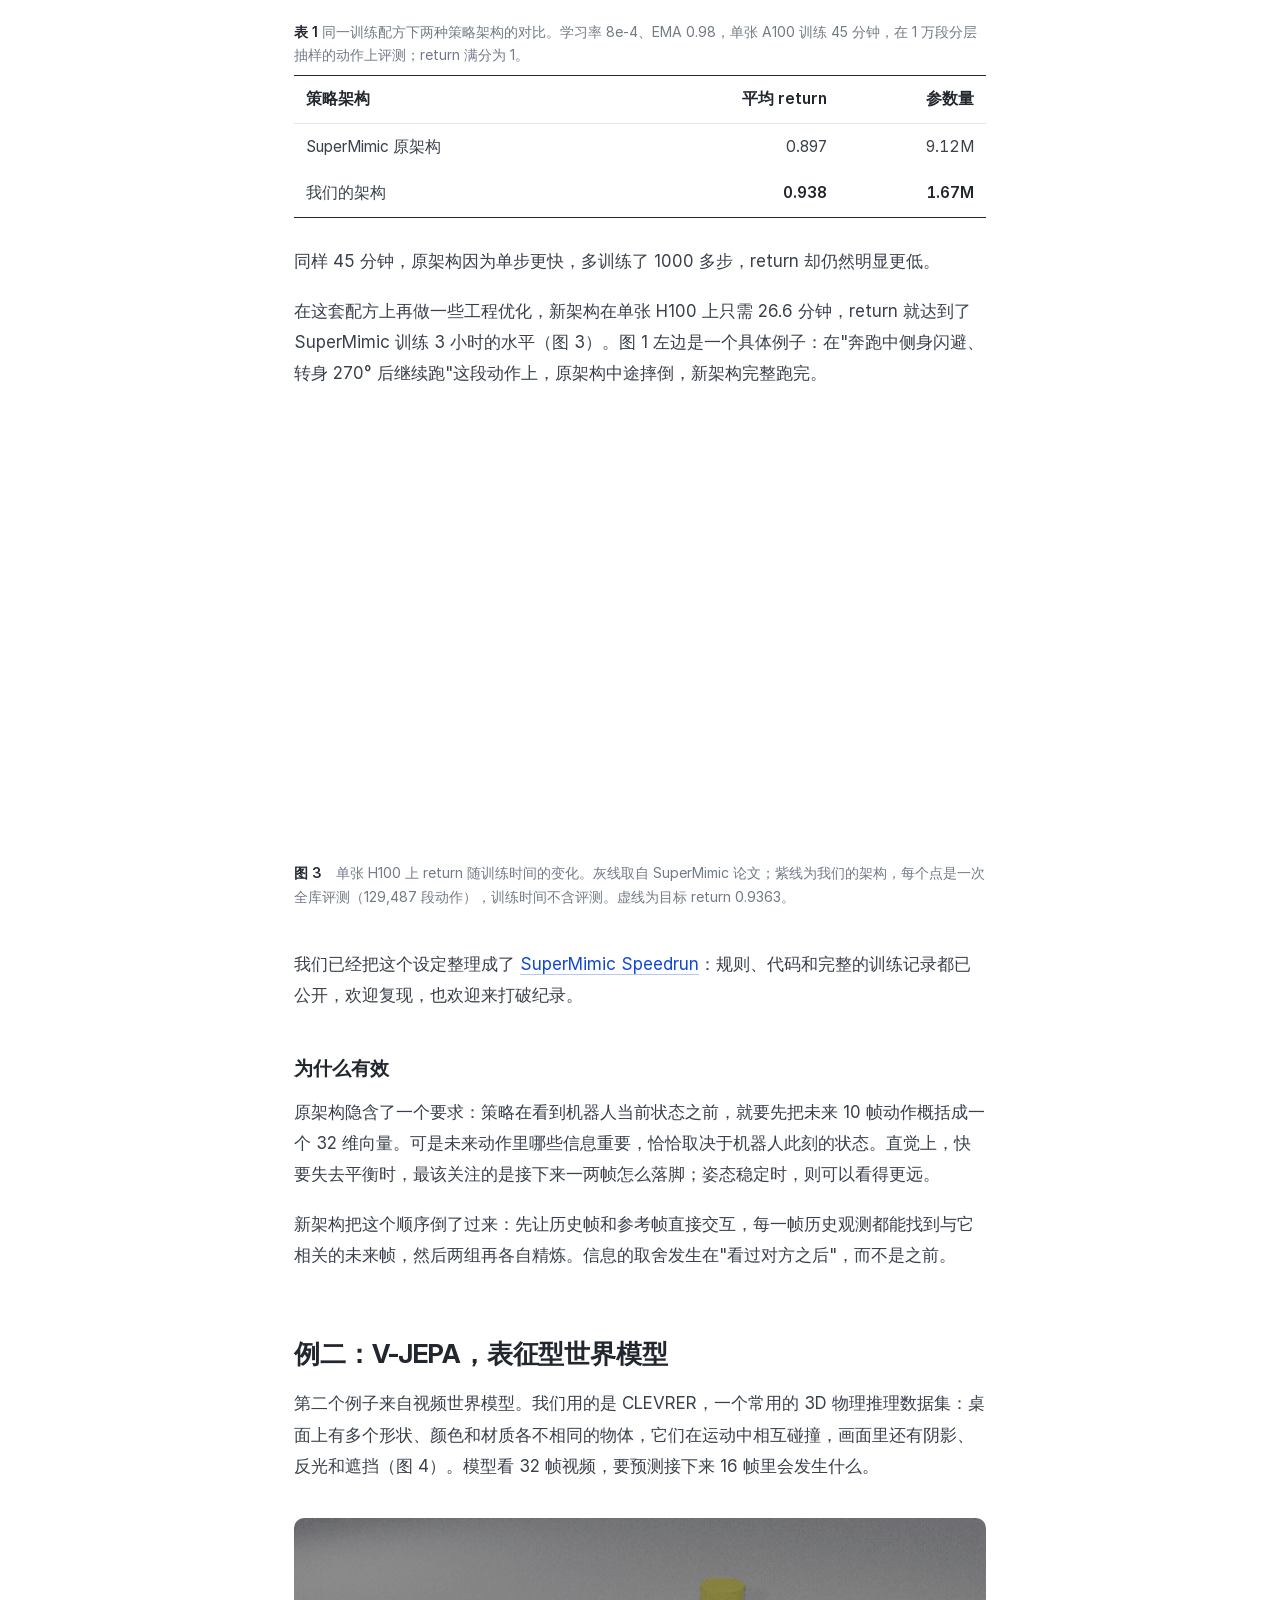
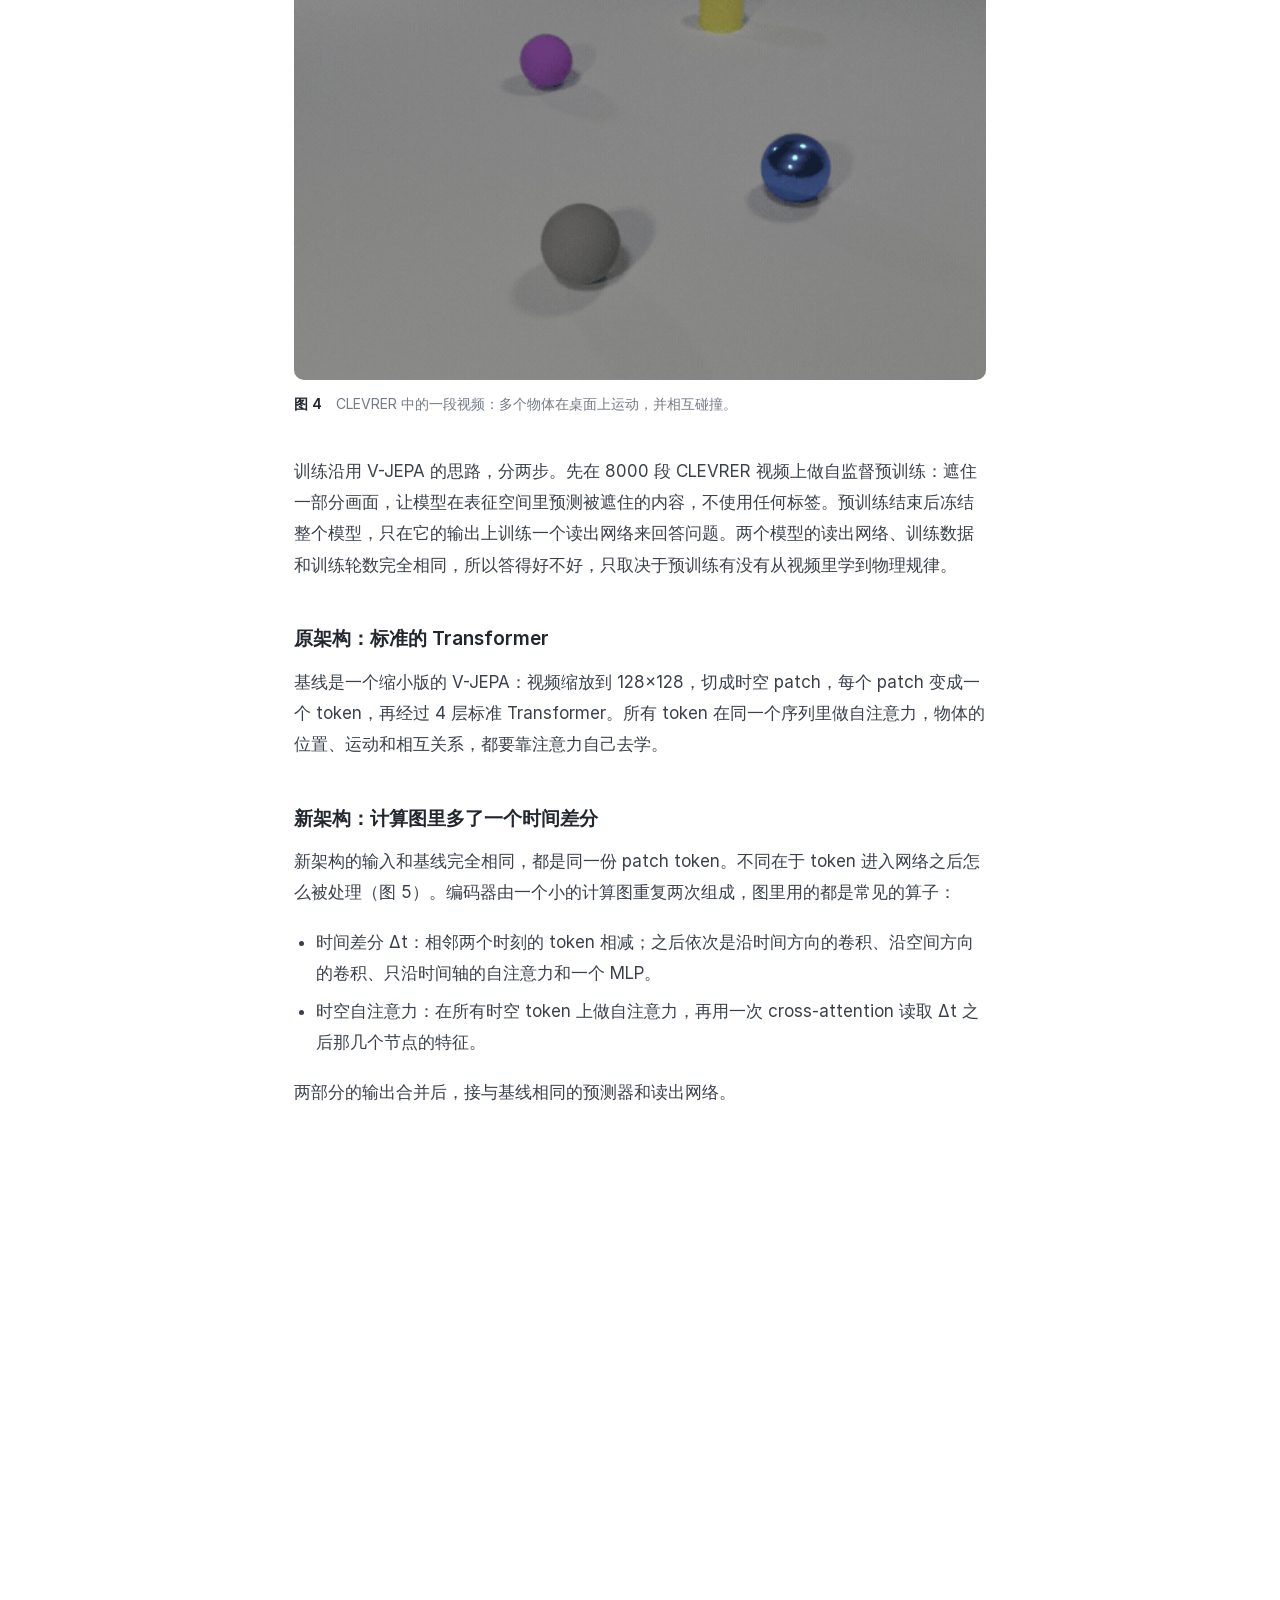
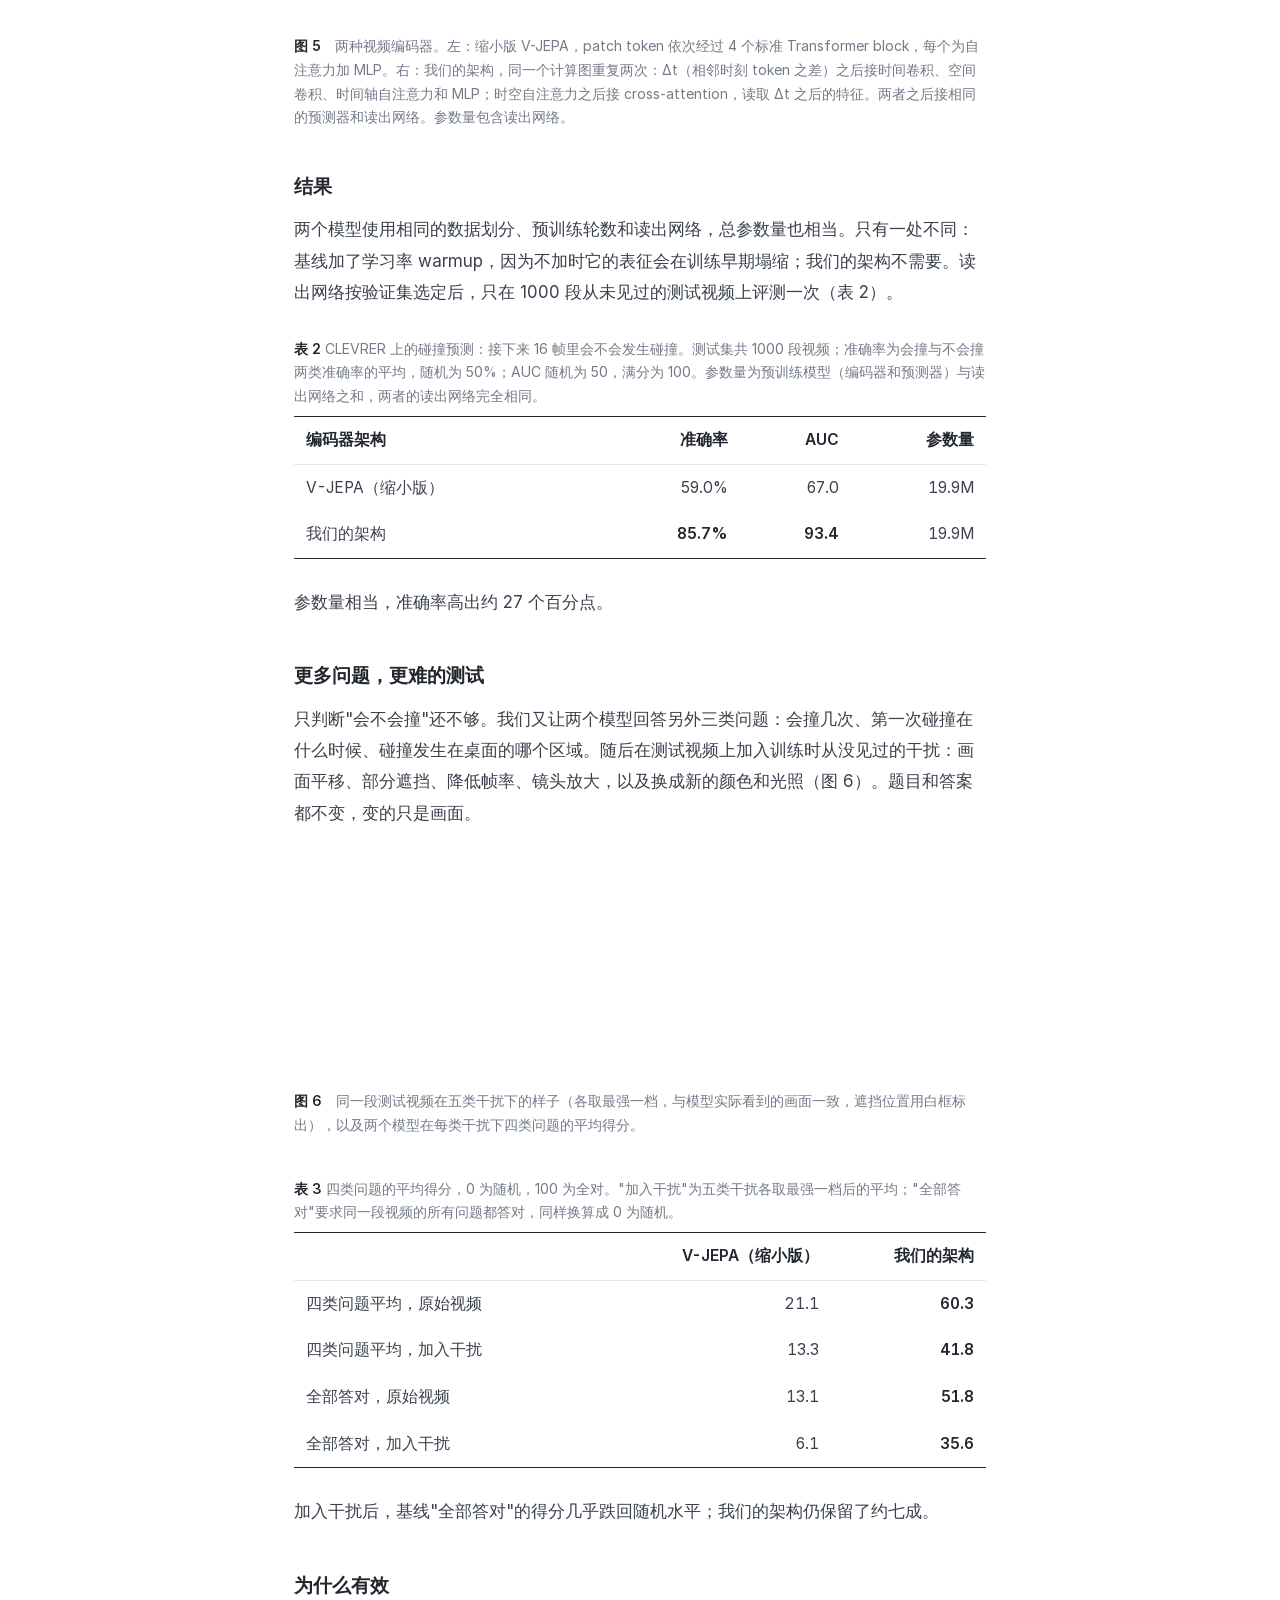
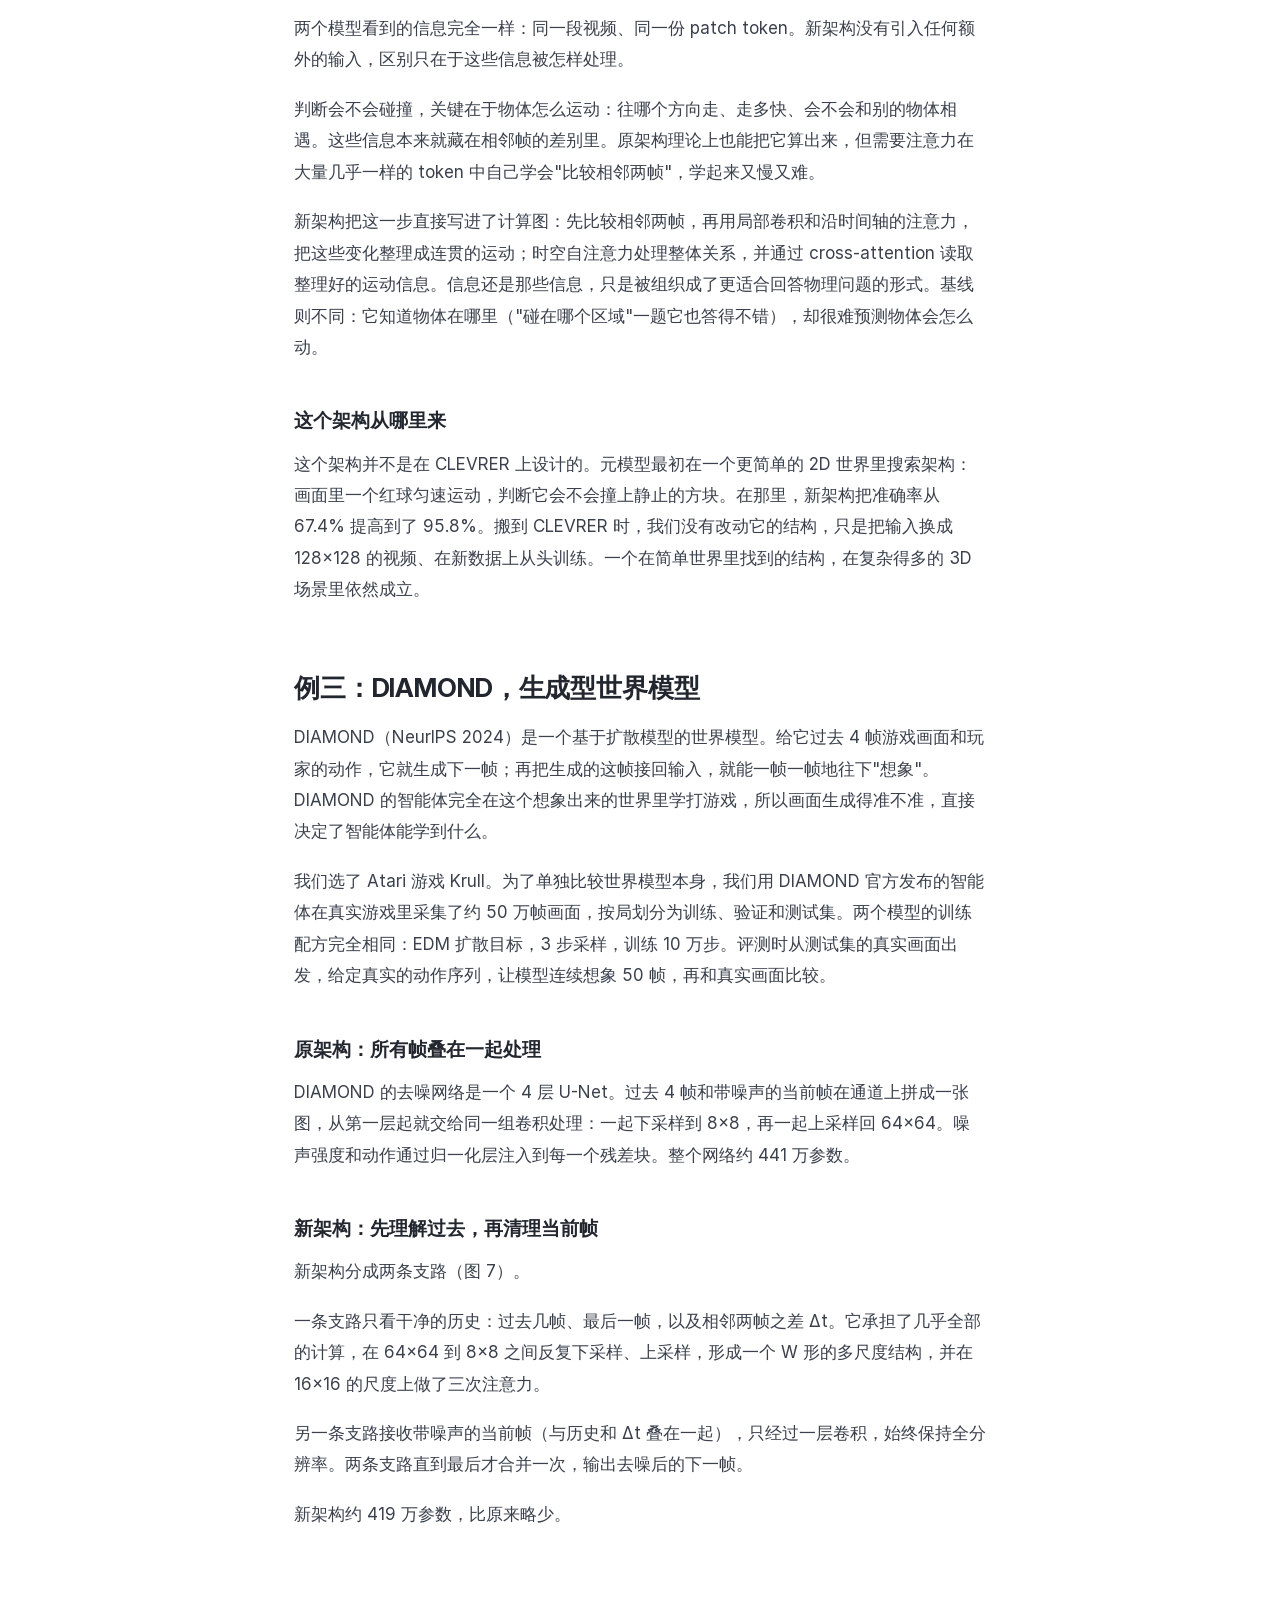
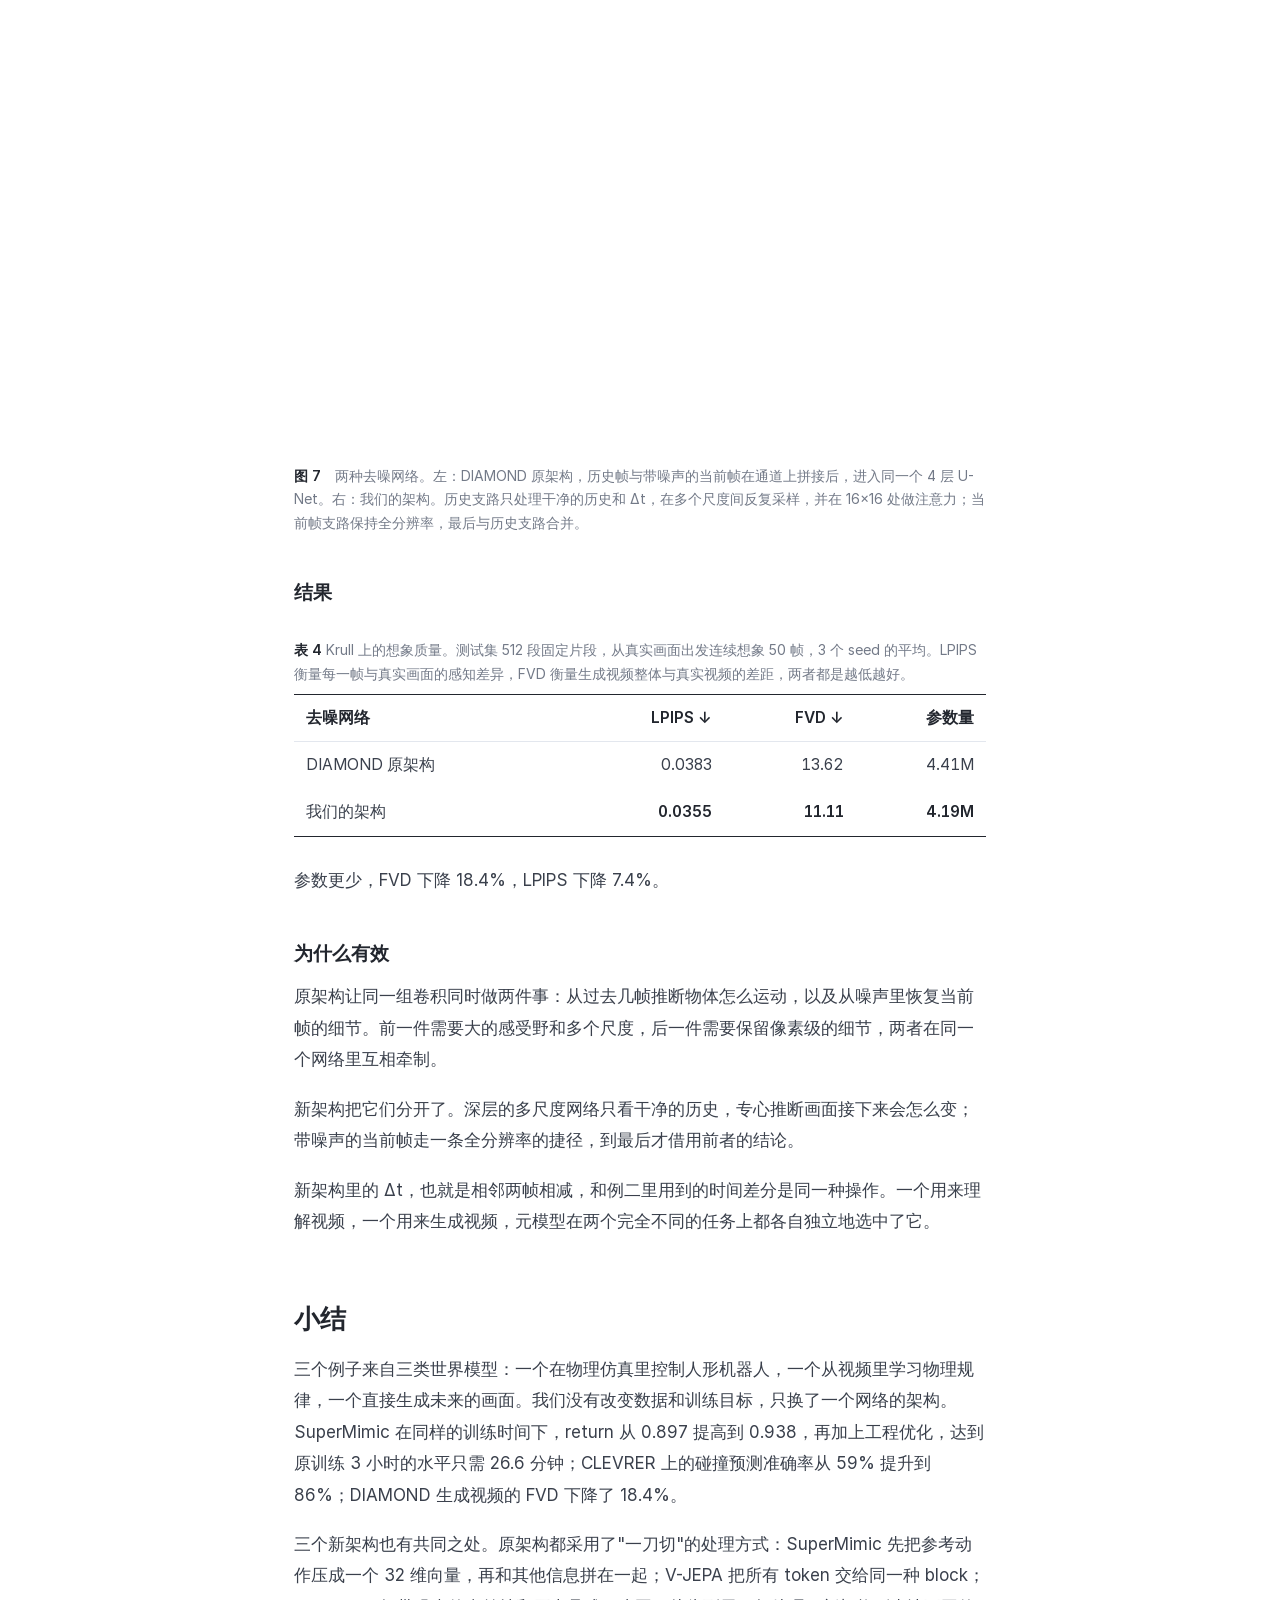
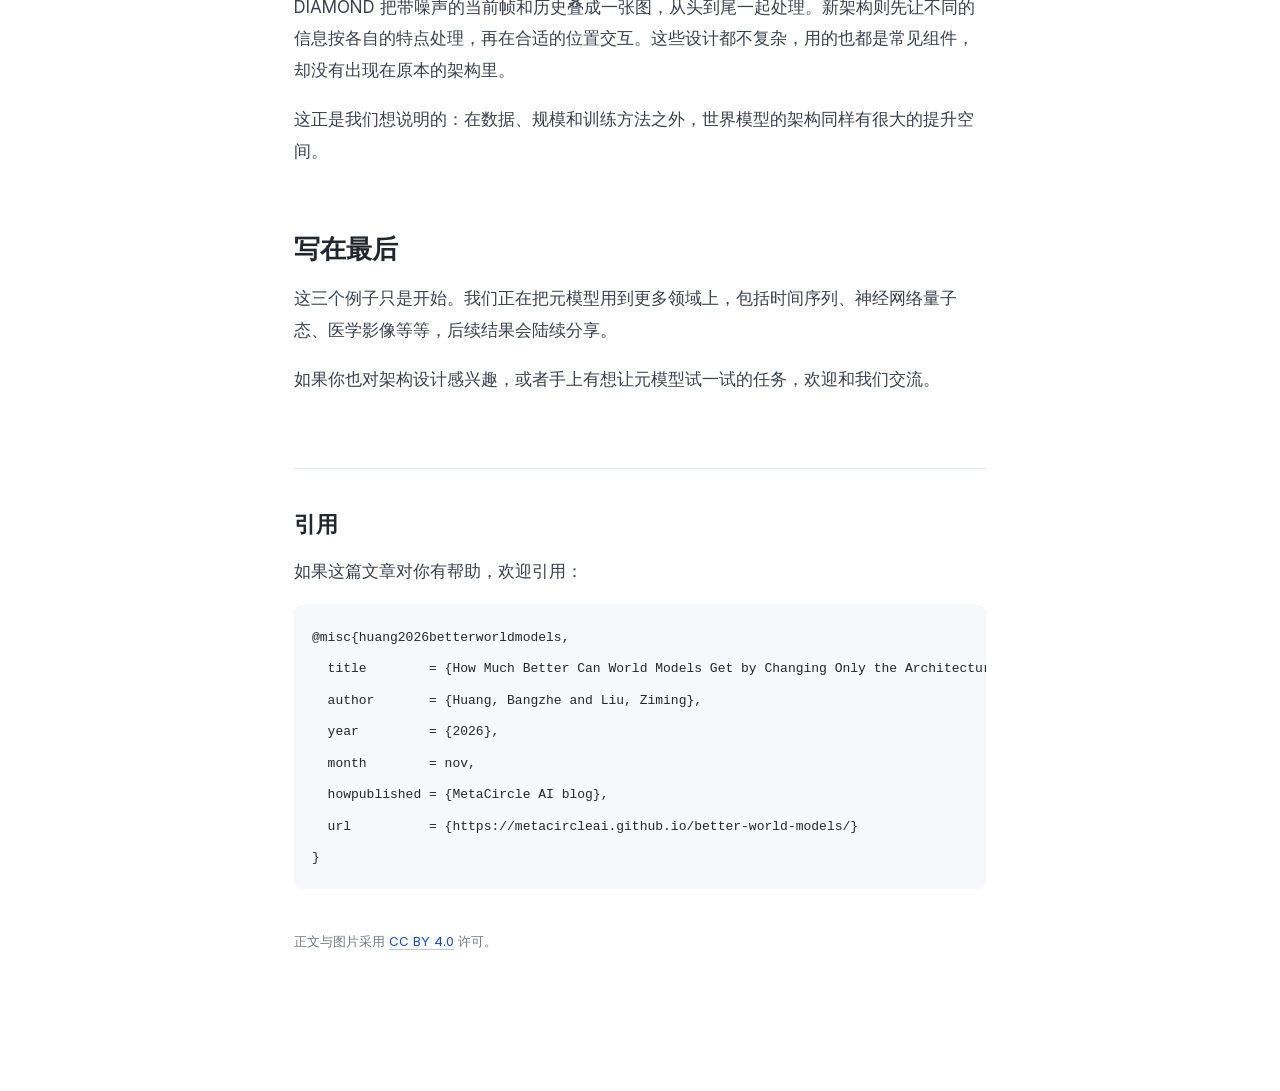
<file: zh/index.html>
<!doctype html>
<html lang="zh-CN">
<head>
<meta charset="utf-8">
<meta name="viewport" content="width=device-width, initial-scale=1">
<title>只换架构，世界模型还能强多少？</title>
<meta name="description" content="常见的世界模型大致有三类：一类学习环境的动力学，用来训练具身控制策略；一类在视频中学习世界的物理规律；还有一类直接生成未来的画面。我们在这三类里各选了一个作为代表，只改进内部网络架构。平均下来，性能提升了 49.6%。">
<link rel="canonical" href="https://metacircleai.github.io/better-world-models/zh/">
<link rel="alternate" hreflang="en" href="https://metacircleai.github.io/better-world-models/">
<link rel="alternate" hreflang="zh-CN" href="https://metacircleai.github.io/better-world-models/zh/">
<meta property="og:type" content="article">
<meta property="og:url" content="https://metacircleai.github.io/better-world-models/zh/">
<meta property="og:title" content="只换架构，世界模型还能强多少？">
<meta property="og:description" content="常见的世界模型大致有三类：一类学习环境的动力学，用来训练具身控制策略；一类在视频中学习世界的物理规律；还有一类直接生成未来的画面。我们在这三类里各选了一个作为代表，只改进内部网络架构。平均下来，性能提升了 49.6%。">
<meta property="og:image" content="https://metacircleai.github.io/better-world-models/assets/social.png">
<meta property="og:image:width" content="1200">
<meta property="og:image:height" content="630">
<meta name="twitter:card" content="summary_large_image">
<link rel="stylesheet" href="../assets/style.css">
</head>
<body>
<main class="post">
<nav class="lang-switch"><a href="../" hreflang="en">English</a></nav>
<header class="post-header">
<h1>只换架构，世界模型还能强多少？</h1>
<p class="authors">Bangzhe Huang<sup>1,3</sup>, Ziming Liu<sup>1,2</sup></p>
<p class="affils"><span><sup>1</sup> 元环智能</span><span><sup>2</sup> 清华大学人工智能学院</span><span><sup>3</sup> 复旦大学物理学系</span></p>
</header>
<p>常见的世界模型大致有三类：一类学习环境的动力学，用来训练具身控制策略；一类在视频中学习世界的物理规律；还有一类直接生成未来的画面。我们在这三类里各选了一个作为代表，只改进内部网络架构。平均下来，性能提升了 <strong>49.6%</strong>。</p>
<figure class="fig wide"><picture><source media="(max-width: 900px)" srcset="../figures/m/hero.jpg"><img src="../figures/hero.png" alt="图 1" decoding="async"></picture><figcaption><b>图 1</b>　三类世界模型，只换架构。左：SuperMimic 人形机器人动作跟踪。同一段动作（奔跑中侧身闪避、转身 270° 后继续跑），原架构中途摔倒，我们的架构完整跑完；达到 SuperMimic 训练 3 小时的水平，单张 GPU 只需 26.6 分钟。中：CLEVRER 3D 物理场景中的碰撞预测，准确率从 59% 提升到 86%。右：DIAMOND 生成过程示意。去噪网络根据过去几帧和动作生成下一帧，再把这一帧接回输入，继续往下想象；FVD 越低，生成的视频越接近真实。</figcaption></figure>

<p><strong>控制。</strong><a target="_blank" rel="noopener" href="https://arxiv.org/abs/2610.28480">SuperMimic</a> 借助可微世界模型训练人形机器人，把 <a target="_blank" rel="noopener" href="https://arxiv.org/abs/2511.07820">SONIC</a> 需要 128 张 GPU 跑 7 天的训练，缩短到 1 张 GPU 跑 3 小时。我们重新设计了它的策略网络架构，结合一定的工程优化，把这 3 小时缩短到了 <strong>26.6 分钟</strong>。</p>
<p><strong>表征。</strong><a target="_blank" rel="noopener" href="https://arxiv.org/abs/2404.08471">V-JEPA</a> 是 Meta 提出的视频世界模型：它通过预测视频中被遮住的部分，从大量无标注视频中学习物理规律。在 3D 物理场景 <a target="_blank" rel="noopener" href="https://arxiv.org/abs/1910.01442">CLEVRER</a> 上，我们通过改进其编码器的架构，将碰撞预测的准确率从 <strong>59%</strong> 提升到了 <strong>86%</strong>。</p>
<p><strong>生成。</strong><a target="_blank" rel="noopener" href="https://arxiv.org/abs/2405.12399">DIAMOND</a> 用扩散模型逐帧生成 Atari 游戏画面，智能体在其“想象”的世界中玩游戏。在相同的训练和评测协议下，我们更换其去噪 U-Net 的架构，显著提升了生成质量：衡量生成视频与真实视频差距的 FVD 下降了 <strong>18.4%</strong>，逐帧的感知误差 LPIPS 下降了 <strong>7.4%</strong>。</p>
<p>这三个结果说明了同一件事：在数据、规模和训练方法之外，世界模型的架构本身还远没有被挖掘充分。</p>
<h2>被忽略的一环</h2>
<p>过去两年，世界模型进展飞快。SuperMimic 用一个可微世界模型，让人形机器人在单张 GPU 上学会了十几万段动作；<a target="_blank" rel="noopener" href="https://arxiv.org/abs/2506.09985">V-JEPA 2</a> 从海量视频里学到了物理直觉；<a target="_blank" rel="noopener" href="https://arxiv.org/abs/2402.15391">Genie</a> 和 DIAMOND 能直接生成可以交互的虚拟世界。</p>
<p>推动这些进展的，主要是更多的数据、更大的规模，以及更好的训练目标和方法。网络架构本身却很少成为主角：SuperMimic 的策略网络是多层 MLP，V-JEPA 的编码器是标准 ViT，DIAMOND 的去噪网络是标准 U-Net。架构往往是"够用就行"的默认选项，而不是被认真打磨的对象。</p>
<p>我们想知道：如果只换架构，世界模型还能强多少？</p>
<p>过去一段时间，我们一直在构建一个元模型。给定一个任务，它会为这个任务设计专门的网络架构。下面三个例子里的新架构，都出自它手。</p>
<h2>例一：SuperMimic，控制型世界模型</h2>
<p>SuperMimic 解决的是动作跟踪问题：给定一段人类动作，让 Unitree G1 人形机器人在物理仿真里把它做出来。它先学习一个可微的世界模型，预测机器人执行某个动作后的下一个状态；策略网络在这个世界模型的"想象"中展开 32 步，再把跟踪误差直接反向传播回策略。凭借这套方法，它用 1 张 H100 训练 3 小时，就超过了 SONIC 用 128 张 GPU 训练 7 天的效果。</p>
<h3>原架构：先压缩，再决策</h3>
<p>策略每一步要看两样东西：接下来 10 帧的参考动作（机器人"应该"怎么动），以及过去 10 帧的本体观测（机器人"实际"在怎么动）。原架构先用一个四层 MLP，把 10 帧参考动作压缩成一个 32 维向量；再把它和展平的历史观测拼接，交给另一个四层 MLP，输出 29 个关节的目标角度。整个策略约 912 万参数。</p>
<h3>新架构：先联合交互，再分开精炼</h3>
<p>我们把 10 帧参考动作和 10 帧历史观测各自变成 10 个 token，每个 token 对应一帧。20 个 token 先一起做一次 joint attention：参考帧和历史帧可以互相查看，但两组各用自己的 Q/K/V 投影，保留各自的身份。随后两组分开，各自经过一层 SwiGLU 精炼。最后把所有 token 展平，经过一个小 MLP 输出动作。</p>
<p>新架构没有 32 维瓶颈，参数却只有 167 万，约为原来的五分之一。</p>
<figure class="fig"><picture><source media="(max-width: 900px)" srcset="../figures/m/supermimic_architecture.jpg"><img src="../figures/supermimic_architecture.png" alt="图 2" loading="lazy" decoding="async"></picture><figcaption><b>图 2</b>　两种策略架构。左：SuperMimic 原架构，参考动作先经 MLP 压缩为 32 维向量，再与展平的历史观测拼接解码。右：我们的架构，参考帧与历史帧各投影为 10 个 token，先做一次 joint attention，再各自经过 SwiGLU，最后由动作头输出 29 个关节目标。</figcaption></figure>

<h3>结果</h3>
<p>我们让两个架构使用完全相同的训练配方，各训练 45 分钟后评测（表 1）。评测指标是 return，它衡量机器人把动作跟踪得有多准，满分为 1。</p>
<p class="table-caption"><strong>表 1</strong> 同一训练配方下两种策略架构的对比。学习率 8e-4、EMA 0.98，单张 A100 训练 45 分钟，在 1 万段分层抽样的动作上评测；return 满分为 1。</p>
<div class="table-wrap"><table>
<thead>
<tr>
<th style="text-align: left;">策略架构</th>
<th style="text-align: right;">平均 return</th>
<th style="text-align: right;">参数量</th>
</tr>
</thead>
<tbody>
<tr>
<td style="text-align: left;">SuperMimic 原架构</td>
<td style="text-align: right;">0.897</td>
<td style="text-align: right;">9.12M</td>
</tr>
<tr>
<td style="text-align: left;">我们的架构</td>
<td style="text-align: right;"><strong>0.938</strong></td>
<td style="text-align: right;"><strong>1.67M</strong></td>
</tr>
</tbody>
</table></div>
<p>同样 45 分钟，原架构因为单步更快，多训练了 1000 多步，return 却仍然明显更低。</p>
<p>在这套配方上再做一些工程优化，新架构在单张 H100 上只需 26.6 分钟，return 就达到了 SuperMimic 训练 3 小时的水平（图 3）。图 1 左边是一个具体例子：在"奔跑中侧身闪避、转身 270° 后继续跑"这段动作上，原架构中途摔倒，新架构完整跑完。</p>
<figure class="fig"><picture><source media="(max-width: 900px)" srcset="../figures/m/supermimic_speed_curve.jpg"><img src="../figures/supermimic_speed_curve.png" alt="图 3" loading="lazy" decoding="async"></picture><figcaption><b>图 3</b>　单张 H100 上 return 随训练时间的变化。灰线取自 SuperMimic 论文；紫线为我们的架构，每个点是一次全库评测（129,487 段动作），训练时间不含评测。虚线为目标 return 0.9363。</figcaption></figure>

<p>我们已经把这个设定整理成了 <a target="_blank" rel="noopener" href="https://github.com/MetaCircleAI/supermimic-speedrun">SuperMimic Speedrun</a>：规则、代码和完整的训练记录都已公开，欢迎复现，也欢迎来打破纪录。</p>
<h3>为什么有效</h3>
<p>原架构隐含了一个要求：策略在看到机器人当前状态之前，就要先把未来 10 帧动作概括成一个 32 维向量。可是未来动作里哪些信息重要，恰恰取决于机器人此刻的状态。直觉上，快要失去平衡时，最该关注的是接下来一两帧怎么落脚；姿态稳定时，则可以看得更远。</p>
<p>新架构把这个顺序倒了过来：先让历史帧和参考帧直接交互，每一帧历史观测都能找到与它相关的未来帧，然后两组再各自精炼。信息的取舍发生在"看过对方之后"，而不是之前。</p>
<h2>例二：V-JEPA，表征型世界模型</h2>
<p>第二个例子来自视频世界模型。我们用的是 CLEVRER，一个常用的 3D 物理推理数据集：桌面上有多个形状、颜色和材质各不相同的物体，它们在运动中相互碰撞，画面里还有阴影、反光和遮挡（图 4）。模型看 32 帧视频，要预测接下来 16 帧里会发生什么。</p>
<figure class="fig"><picture><source media="(max-width: 900px)" srcset="../figures/m/clevrer_scene.gif"><img src="../figures/clevrer_scene.gif" alt="图 4" loading="lazy" decoding="async"></picture><figcaption><b>图 4</b>　CLEVRER 中的一段视频：多个物体在桌面上运动，并相互碰撞。</figcaption></figure>

<p>训练沿用 V-JEPA 的思路，分两步。先在 8000 段 CLEVRER 视频上做自监督预训练：遮住一部分画面，让模型在表征空间里预测被遮住的内容，不使用任何标签。预训练结束后冻结整个模型，只在它的输出上训练一个读出网络来回答问题。两个模型的读出网络、训练数据和训练轮数完全相同，所以答得好不好，只取决于预训练有没有从视频里学到物理规律。</p>
<h3>原架构：标准的 Transformer</h3>
<p>基线是一个缩小版的 V-JEPA：视频缩放到 128×128，切成时空 patch，每个 patch 变成一个 token，再经过 4 层标准 Transformer。所有 token 在同一个序列里做自注意力，物体的位置、运动和相互关系，都要靠注意力自己去学。</p>
<h3>新架构：计算图里多了一个时间差分</h3>
<p>新架构的输入和基线完全相同，都是同一份 patch token。不同在于 token 进入网络之后怎么被处理（图 5）。编码器由一个小的计算图重复两次组成，图里用的都是常见的算子：</p>
<ul>
<li>时间差分 Δt：相邻两个时刻的 token 相减；之后依次是沿时间方向的卷积、沿空间方向的卷积、只沿时间轴的自注意力和一个 MLP。</li>
<li>时空自注意力：在所有时空 token 上做自注意力，再用一次 cross-attention 读取 Δt 之后那几个节点的特征。</li>
</ul>
<p>两部分的输出合并后，接与基线相同的预测器和读出网络。</p>
<figure class="fig"><picture><source media="(max-width: 900px)" srcset="../figures/m/clevrer_architecture.jpg"><img src="../figures/clevrer_architecture.png" alt="图 5" loading="lazy" decoding="async"></picture><figcaption><b>图 5</b>　两种视频编码器。左：缩小版 V-JEPA，patch token 依次经过 4 个标准 Transformer block，每个为自注意力加 MLP。右：我们的架构，同一个计算图重复两次：Δt（相邻时刻 token 之差）之后接时间卷积、空间卷积、时间轴自注意力和 MLP；时空自注意力之后接 cross-attention，读取 Δt 之后的特征。两者之后接相同的预测器和读出网络。参数量包含读出网络。</figcaption></figure>

<h3>结果</h3>
<p>两个模型使用相同的数据划分、预训练轮数和读出网络，总参数量也相当。只有一处不同：基线加了学习率 warmup，因为不加时它的表征会在训练早期塌缩；我们的架构不需要。读出网络按验证集选定后，只在 1000 段从未见过的测试视频上评测一次（表 2）。</p>
<p class="table-caption"><strong>表 2</strong> CLEVRER 上的碰撞预测：接下来 16 帧里会不会发生碰撞。测试集共 1000 段视频；准确率为会撞与不会撞两类准确率的平均，随机为 50%；AUC 随机为 50，满分为 100。参数量为预训练模型（编码器和预测器）与读出网络之和，两者的读出网络完全相同。</p>
<div class="table-wrap"><table>
<thead>
<tr>
<th style="text-align: left;">编码器架构</th>
<th style="text-align: right;">准确率</th>
<th style="text-align: right;">AUC</th>
<th style="text-align: right;">参数量</th>
</tr>
</thead>
<tbody>
<tr>
<td style="text-align: left;">V-JEPA（缩小版）</td>
<td style="text-align: right;">59.0%</td>
<td style="text-align: right;">67.0</td>
<td style="text-align: right;">19.9M</td>
</tr>
<tr>
<td style="text-align: left;">我们的架构</td>
<td style="text-align: right;"><strong>85.7%</strong></td>
<td style="text-align: right;"><strong>93.4</strong></td>
<td style="text-align: right;">19.9M</td>
</tr>
</tbody>
</table></div>
<p>参数量相当，准确率高出约 27 个百分点。</p>
<h3>更多问题，更难的测试</h3>
<p>只判断"会不会撞"还不够。我们又让两个模型回答另外三类问题：会撞几次、第一次碰撞在什么时候、碰撞发生在桌面的哪个区域。随后在测试视频上加入训练时从没见过的干扰：画面平移、部分遮挡、降低帧率、镜头放大，以及换成新的颜色和光照（图 6）。题目和答案都不变，变的只是画面。</p>
<figure class="fig"><picture><source media="(max-width: 900px)" srcset="../figures/m/clevrer_ood.jpg"><img src="../figures/clevrer_ood.png" alt="图 6" loading="lazy" decoding="async"></picture><figcaption><b>图 6</b>　同一段测试视频在五类干扰下的样子（各取最强一档，与模型实际看到的画面一致，遮挡位置用白框标出），以及两个模型在每类干扰下四类问题的平均得分。</figcaption></figure>

<p class="table-caption"><strong>表 3</strong> 四类问题的平均得分，0 为随机，100 为全对。"加入干扰"为五类干扰各取最强一档后的平均；"全部答对"要求同一段视频的所有问题都答对，同样换算成 0 为随机。</p>
<div class="table-wrap"><table>
<thead>
<tr>
<th style="text-align: left;"></th>
<th style="text-align: right;">V-JEPA（缩小版）</th>
<th style="text-align: right;">我们的架构</th>
</tr>
</thead>
<tbody>
<tr>
<td style="text-align: left;">四类问题平均，原始视频</td>
<td style="text-align: right;">21.1</td>
<td style="text-align: right;"><strong>60.3</strong></td>
</tr>
<tr>
<td style="text-align: left;">四类问题平均，加入干扰</td>
<td style="text-align: right;">13.3</td>
<td style="text-align: right;"><strong>41.8</strong></td>
</tr>
<tr>
<td style="text-align: left;">全部答对，原始视频</td>
<td style="text-align: right;">13.1</td>
<td style="text-align: right;"><strong>51.8</strong></td>
</tr>
<tr>
<td style="text-align: left;">全部答对，加入干扰</td>
<td style="text-align: right;">6.1</td>
<td style="text-align: right;"><strong>35.6</strong></td>
</tr>
</tbody>
</table></div>
<p>加入干扰后，基线"全部答对"的得分几乎跌回随机水平；我们的架构仍保留了约七成。</p>
<h3>为什么有效</h3>
<p>两个模型看到的信息完全一样：同一段视频、同一份 patch token。新架构没有引入任何额外的输入，区别只在于这些信息被怎样处理。</p>
<p>判断会不会碰撞，关键在于物体怎么运动：往哪个方向走、走多快、会不会和别的物体相遇。这些信息本来就藏在相邻帧的差别里。原架构理论上也能把它算出来，但需要注意力在大量几乎一样的 token 中自己学会"比较相邻两帧"，学起来又慢又难。</p>
<p>新架构把这一步直接写进了计算图：先比较相邻两帧，再用局部卷积和沿时间轴的注意力，把这些变化整理成连贯的运动；时空自注意力处理整体关系，并通过 cross-attention 读取整理好的运动信息。信息还是那些信息，只是被组织成了更适合回答物理问题的形式。基线则不同：它知道物体在哪里（"碰在哪个区域"一题它也答得不错），却很难预测物体会怎么动。</p>
<h3>这个架构从哪里来</h3>
<p>这个架构并不是在 CLEVRER 上设计的。元模型最初在一个更简单的 2D 世界里搜索架构：画面里一个红球匀速运动，判断它会不会撞上静止的方块。在那里，新架构把准确率从 67.4% 提高到了 95.8%。搬到 CLEVRER 时，我们没有改动它的结构，只是把输入换成 128×128 的视频、在新数据上从头训练。一个在简单世界里找到的结构，在复杂得多的 3D 场景里依然成立。</p>
<h2>例三：DIAMOND，生成型世界模型</h2>
<p>DIAMOND（NeurIPS 2024）是一个基于扩散模型的世界模型。给它过去 4 帧游戏画面和玩家的动作，它就生成下一帧；再把生成的这帧接回输入，就能一帧一帧地往下"想象"。DIAMOND 的智能体完全在这个想象出来的世界里学打游戏，所以画面生成得准不准，直接决定了智能体能学到什么。</p>
<p>我们选了 Atari 游戏 Krull。为了单独比较世界模型本身，我们用 DIAMOND 官方发布的智能体在真实游戏里采集了约 50 万帧画面，按局划分为训练、验证和测试集。两个模型的训练配方完全相同：EDM 扩散目标，3 步采样，训练 10 万步。评测时从测试集的真实画面出发，给定真实的动作序列，让模型连续想象 50 帧，再和真实画面比较。</p>
<h3>原架构：所有帧叠在一起处理</h3>
<p>DIAMOND 的去噪网络是一个 4 层 U-Net。过去 4 帧和带噪声的当前帧在通道上拼成一张图，从第一层起就交给同一组卷积处理：一起下采样到 8×8，再一起上采样回 64×64。噪声强度和动作通过归一化层注入到每一个残差块。整个网络约 441 万参数。</p>
<h3>新架构：先理解过去，再清理当前帧</h3>
<p>新架构分成两条支路（图 7）。</p>
<p>一条支路只看干净的历史：过去几帧、最后一帧，以及相邻两帧之差 Δt。它承担了几乎全部的计算，在 64×64 到 8×8 之间反复下采样、上采样，形成一个 W 形的多尺度结构，并在 16×16 的尺度上做了三次注意力。</p>
<p>另一条支路接收带噪声的当前帧（与历史和 Δt 叠在一起），只经过一层卷积，始终保持全分辨率。两条支路直到最后才合并一次，输出去噪后的下一帧。</p>
<p>新架构约 419 万参数，比原来略少。</p>
<figure class="fig"><picture><source media="(max-width: 900px)" srcset="../figures/m/diamond_architecture.jpg"><img src="../figures/diamond_architecture.png" alt="图 7" loading="lazy" decoding="async"></picture><figcaption><b>图 7</b>　两种去噪网络。左：DIAMOND 原架构，历史帧与带噪声的当前帧在通道上拼接后，进入同一个 4 层 U-Net。右：我们的架构。历史支路只处理干净的历史和 Δt，在多个尺度间反复采样，并在 16×16 处做注意力；当前帧支路保持全分辨率，最后与历史支路合并。</figcaption></figure>

<h3>结果</h3>
<p class="table-caption"><strong>表 4</strong> Krull 上的想象质量。测试集 512 段固定片段，从真实画面出发连续想象 50 帧，3 个 seed 的平均。LPIPS 衡量每一帧与真实画面的感知差异，FVD 衡量生成视频整体与真实视频的差距，两者都是越低越好。</p>
<div class="table-wrap"><table>
<thead>
<tr>
<th style="text-align: left;">去噪网络</th>
<th style="text-align: right;">LPIPS ↓</th>
<th style="text-align: right;">FVD ↓</th>
<th style="text-align: right;">参数量</th>
</tr>
</thead>
<tbody>
<tr>
<td style="text-align: left;">DIAMOND 原架构</td>
<td style="text-align: right;">0.0383</td>
<td style="text-align: right;">13.62</td>
<td style="text-align: right;">4.41M</td>
</tr>
<tr>
<td style="text-align: left;">我们的架构</td>
<td style="text-align: right;"><strong>0.0355</strong></td>
<td style="text-align: right;"><strong>11.11</strong></td>
<td style="text-align: right;"><strong>4.19M</strong></td>
</tr>
</tbody>
</table></div>
<p>参数更少，FVD 下降 18.4%，LPIPS 下降 7.4%。</p>
<h3>为什么有效</h3>
<p>原架构让同一组卷积同时做两件事：从过去几帧推断物体怎么运动，以及从噪声里恢复当前帧的细节。前一件需要大的感受野和多个尺度，后一件需要保留像素级的细节，两者在同一个网络里互相牵制。</p>
<p>新架构把它们分开了。深层的多尺度网络只看干净的历史，专心推断画面接下来会怎么变；带噪声的当前帧走一条全分辨率的捷径，到最后才借用前者的结论。</p>
<p>新架构里的 Δt，也就是相邻两帧相减，和例二里用到的时间差分是同一种操作。一个用来理解视频，一个用来生成视频，元模型在两个完全不同的任务上都各自独立地选中了它。</p>
<h2>小结</h2>
<p>三个例子来自三类世界模型：一个在物理仿真里控制人形机器人，一个从视频里学习物理规律，一个直接生成未来的画面。我们没有改变数据和训练目标，只换了一个网络的架构。SuperMimic 在同样的训练时间下，return 从 0.897 提高到 0.938，再加上工程优化，达到原训练 3 小时的水平只需 26.6 分钟；CLEVRER 上的碰撞预测准确率从 59% 提升到 86%；DIAMOND 生成视频的 FVD 下降了 18.4%。</p>
<p>三个新架构也有共同之处。原架构都采用了"一刀切"的处理方式：SuperMimic 先把参考动作压成一个 32 维向量，再和其他信息拼在一起；V-JEPA 把所有 token 交给同一种 block；DIAMOND 把带噪声的当前帧和历史叠成一张图，从头到尾一起处理。新架构则先让不同的信息按各自的特点处理，再在合适的位置交互。这些设计都不复杂，用的也都是常见组件，却没有出现在原本的架构里。</p>
<p>这正是我们想说明的：在数据、规模和训练方法之外，世界模型的架构同样有很大的提升空间。</p>
<h2>写在最后</h2>
<p>这三个例子只是开始。我们正在把元模型用到更多领域上，包括时间序列、神经网络量子态、医学影像等等，后续结果会陆续分享。</p>
<p>如果你也对架构设计感兴趣，或者手上有想让元模型试一试的任务，欢迎和我们交流。</p>
<section class="cite">
<h2>引用</h2>
<p>如果这篇文章对你有帮助，欢迎引用：</p>
<pre><code>@misc{huang2026betterworldmodels,
  title        = {How Much Better Can World Models Get by Changing Only the Architecture?},
  author       = {Huang, Bangzhe and Liu, Ziming},
  year         = {2026},
  month        = nov,
  howpublished = {MetaCircle AI blog},
  url          = {https://metacircleai.github.io/better-world-models/}
}</code></pre>
</section>
<footer class="post-footer"><p>正文与图片采用 <a href="https://creativecommons.org/licenses/by/4.0/deed.zh-hans">CC BY 4.0</a> 许可。</p></footer>
</main>
</body>
</html>
</file>
<file: assets/style.css>
@font-face { font-family: "Inter"; src: url("fonts/Inter-Regular.woff2") format("woff2"); font-weight: 400; font-display: swap; }
@font-face { font-family: "Inter"; src: url("fonts/Inter-Medium.woff2") format("woff2"); font-weight: 500; font-display: swap; }
@font-face { font-family: "Inter"; src: url("fonts/Inter-SemiBold.woff2") format("woff2"); font-weight: 600; font-display: swap; }
@font-face { font-family: "Inter"; src: url("fonts/Inter-Bold.woff2") format("woff2"); font-weight: 700; font-display: swap; }
@font-face { font-family: "Inter Display"; src: url("fonts/InterDisplay-SemiBold.woff2") format("woff2"); font-weight: 600; font-display: swap; }
@font-face { font-family: "Inter Display"; src: url("fonts/InterDisplay-Bold.woff2") format("woff2"); font-weight: 700; font-display: swap; }

:root {
  --ink: #22262e; --text: #3a404c; --muted: #737a88; --line: #e3e7ee;
  --blue: #1048d2; --bg: #ffffff; --panel: #f6f8fb;
  --sans: "Inter", "PingFang SC", "Hiragino Sans GB", "Noto Sans SC", "Microsoft YaHei", system-ui, sans-serif;
  --display: "Inter Display", "Inter", "PingFang SC", "Hiragino Sans GB", "Noto Sans SC", "Microsoft YaHei", sans-serif;
}
* { box-sizing: border-box; }
html { -webkit-text-size-adjust: 100%; }
body { margin: 0; background: var(--bg); color: var(--text); font-family: var(--sans);
       font-size: 17px; line-height: 1.85; -webkit-font-smoothing: antialiased; }
.post { max-width: 740px; margin: 0 auto; padding: 72px 24px 120px; }

.post-header { text-align: center; padding-bottom: 36px; margin-bottom: 40px; border-bottom: 1px solid var(--line); }
.post-header h1 { font-family: var(--display); font-weight: 700; color: var(--ink);
                  font-size: 38px; line-height: 1.3; letter-spacing: -0.01em; margin: 0 0 22px; }
.authors { margin: 0 0 6px; font-size: 17px; font-weight: 500; color: var(--ink); }
.affils { margin: 0; font-size: 14px; color: var(--muted); display: flex; flex-wrap: wrap; justify-content: center; gap: 4px 18px; }
sup { font-size: 0.7em; line-height: 0; position: relative; top: -0.15em; margin-left: 1px; }

h2 { font-family: var(--display); font-weight: 700; color: var(--ink); font-size: 26px; line-height: 1.4;
     margin: 64px 0 16px; letter-spacing: -0.005em; }
h3 { font-weight: 600; color: var(--ink); font-size: 19px; margin: 40px 0 10px; }
p { margin: 0 0 18px; }
strong { color: var(--ink); font-weight: 600; }
ul { padding-left: 1.3em; margin: 0 0 18px; }
li { margin: 6px 0; }
a { color: var(--blue); text-decoration: none; border-bottom: 1px solid rgba(16, 72, 210, .3); }

.fig { margin: 36px 0 40px; }
.fig picture { display: block; }
.fig video { display: block; width: 100%; height: auto; border-radius: 10px; background: #e9ebee; }
.fig img { display: block; width: 100%; height: auto; border-radius: 10px; }
.fig.wide { margin-left: calc(50% - min(46vw, 440px)); margin-right: calc(50% - min(46vw, 440px)); }
figcaption { margin-top: 12px; font-size: 14px; line-height: 1.7; color: var(--muted); }
figcaption b { color: var(--ink); font-weight: 600; }

.table-caption { font-size: 14px; line-height: 1.7; color: var(--muted); margin: 28px 0 8px; }
.table-caption strong { color: var(--ink); }
.table-wrap { overflow-x: auto; margin: 0 0 28px; }
table { width: 100%; border-collapse: collapse; font-size: 15.5px; font-variant-numeric: tabular-nums; }
thead th { font-weight: 600; color: var(--ink); border-top: 1.5px solid var(--ink); border-bottom: 1px solid var(--line); }
th, td { padding: 9px 12px; }
tbody tr:last-child td { border-bottom: 1.5px solid var(--ink); }

@media (max-width: 640px) {
  body { font-size: 16px; }
  .post { padding: 44px 18px 80px; }
  .post-header h1 { font-size: 28px; }
  h2 { font-size: 22px; margin-top: 48px; }
  .fig.wide { margin-left: 0; margin-right: 0; }
}

/* English page: Latin text reads better a little tighter than CJK. */
html[lang="en"] body { line-height: 1.7; }
html[lang="en"] figcaption, html[lang="en"] .table-caption { line-height: 1.6; }

/* Language switch, citation and footer. */
.post { position: relative; }
.lang-switch { position: absolute; top: 28px; right: 24px; font-size: 14px; font-weight: 500; }
.lang-switch a { color: var(--muted); border-bottom: 1px solid var(--line); }
.lang-switch a:hover { color: var(--ink); }
.cite { margin-top: 72px; padding-top: 8px; border-top: 1px solid var(--line); }
.cite h2 { margin-top: 32px; font-size: 22px; }
.cite pre { background: var(--panel); border-radius: 8px; padding: 16px 18px; overflow-x: auto; margin: 0; }
.cite code { font-family: ui-monospace, "SF Mono", Menlo, Consolas, monospace; font-size: 13px; line-height: 1.6; color: var(--ink); }
.post-footer { margin-top: 40px; font-size: 13px; color: var(--muted); }
@media (max-width: 640px) { .lang-switch { top: 16px; right: 18px; } }
</file>
